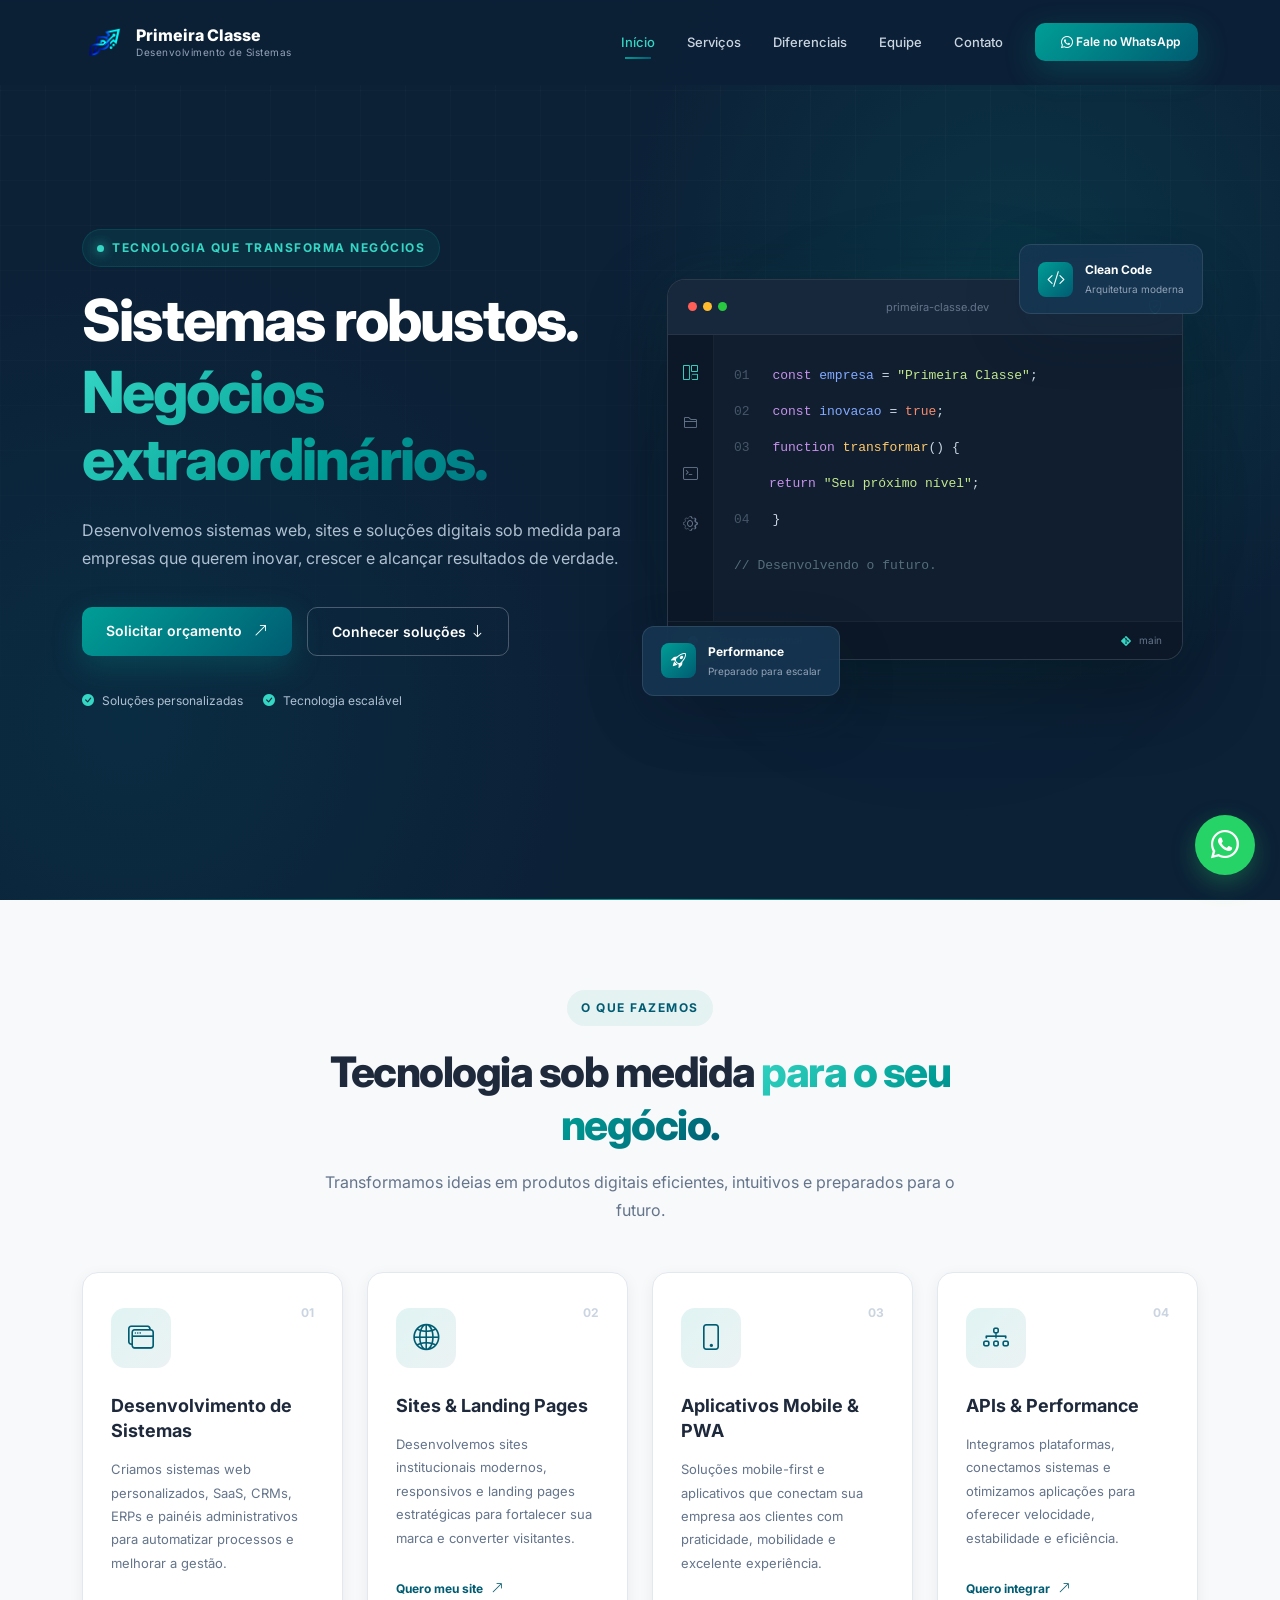
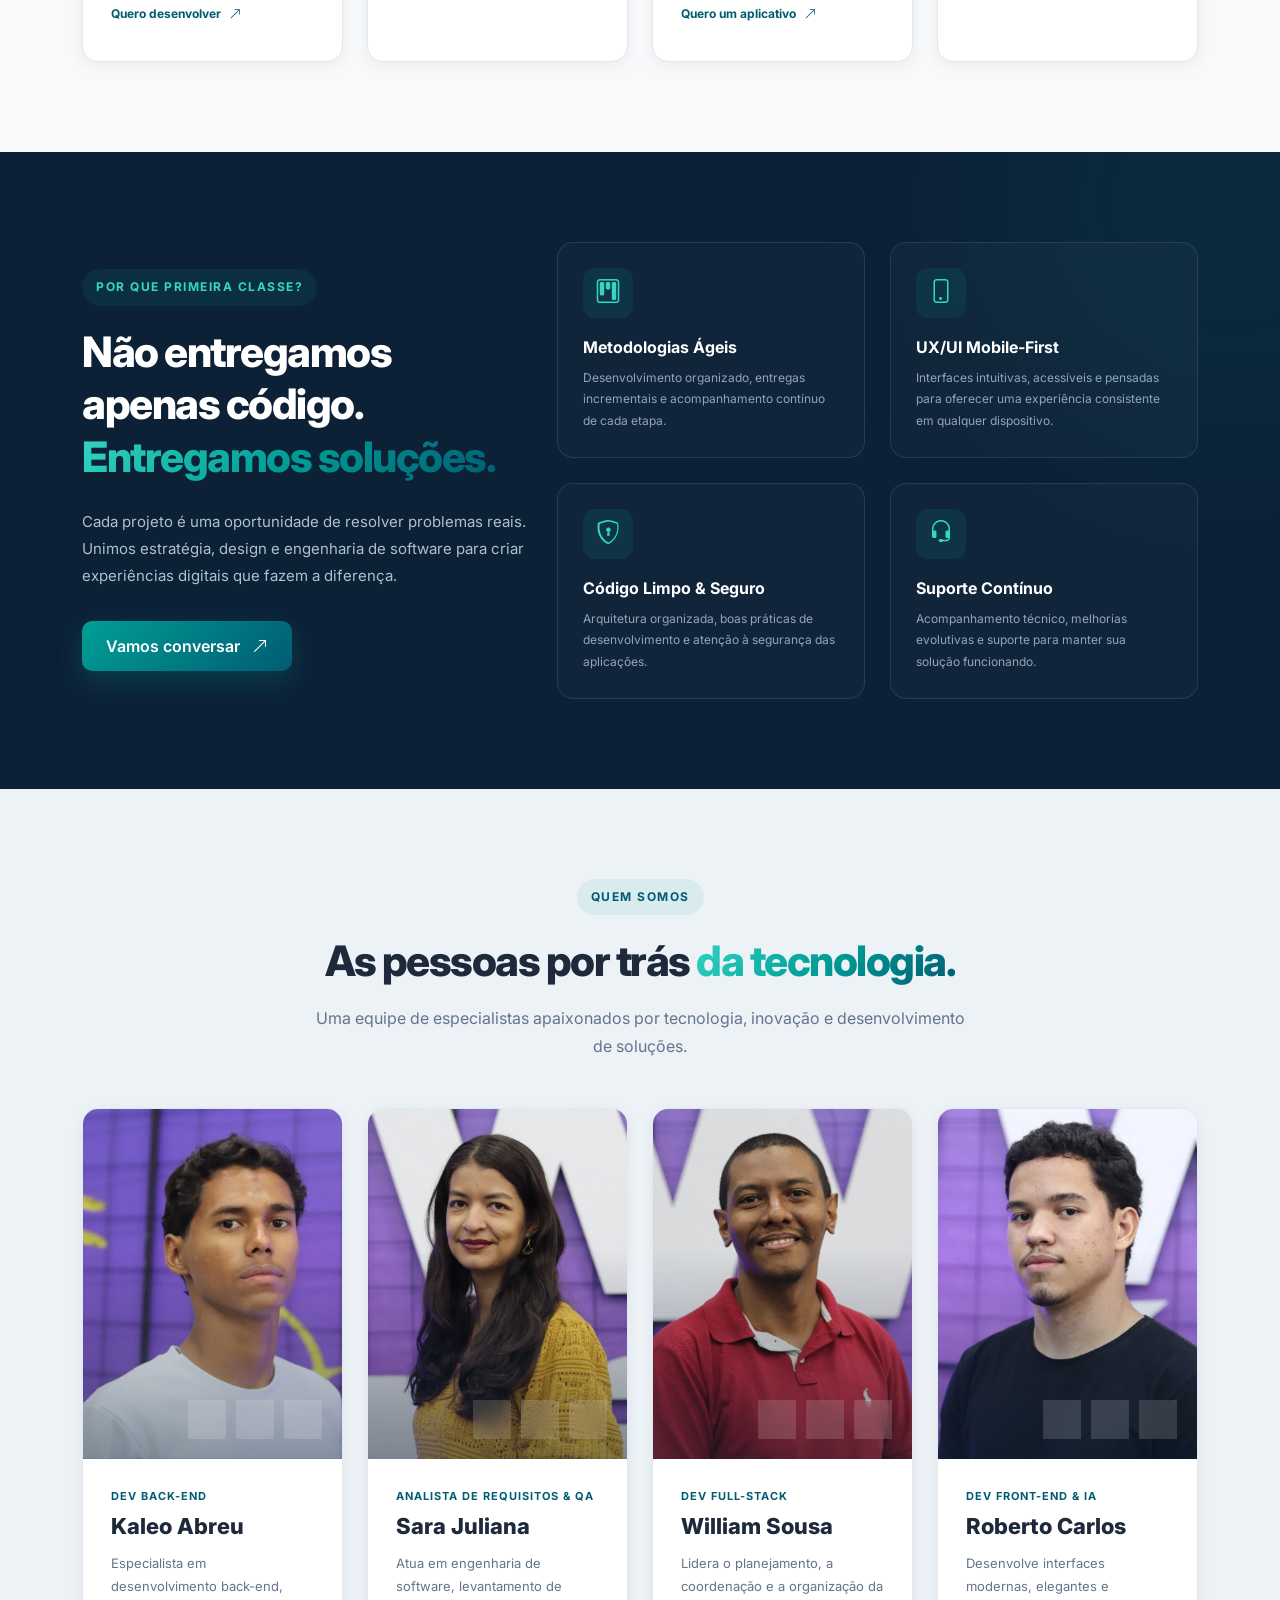
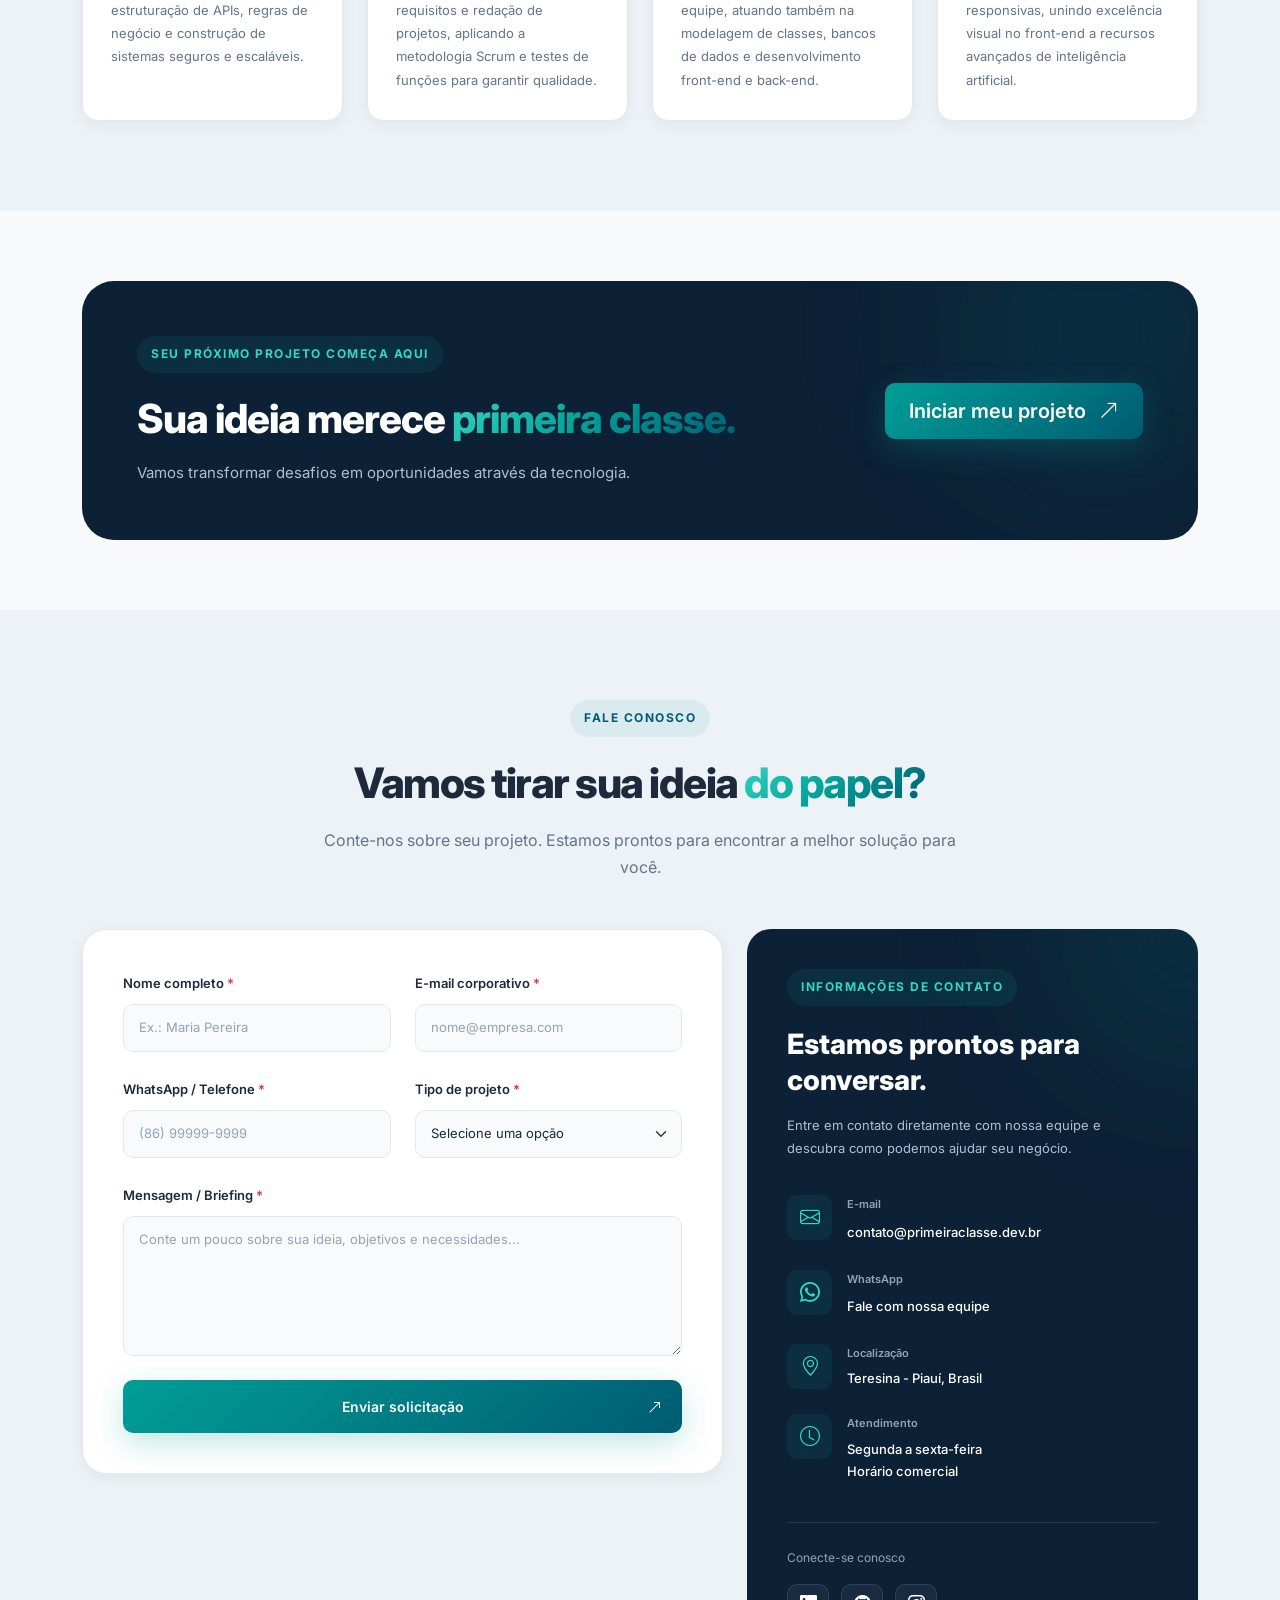
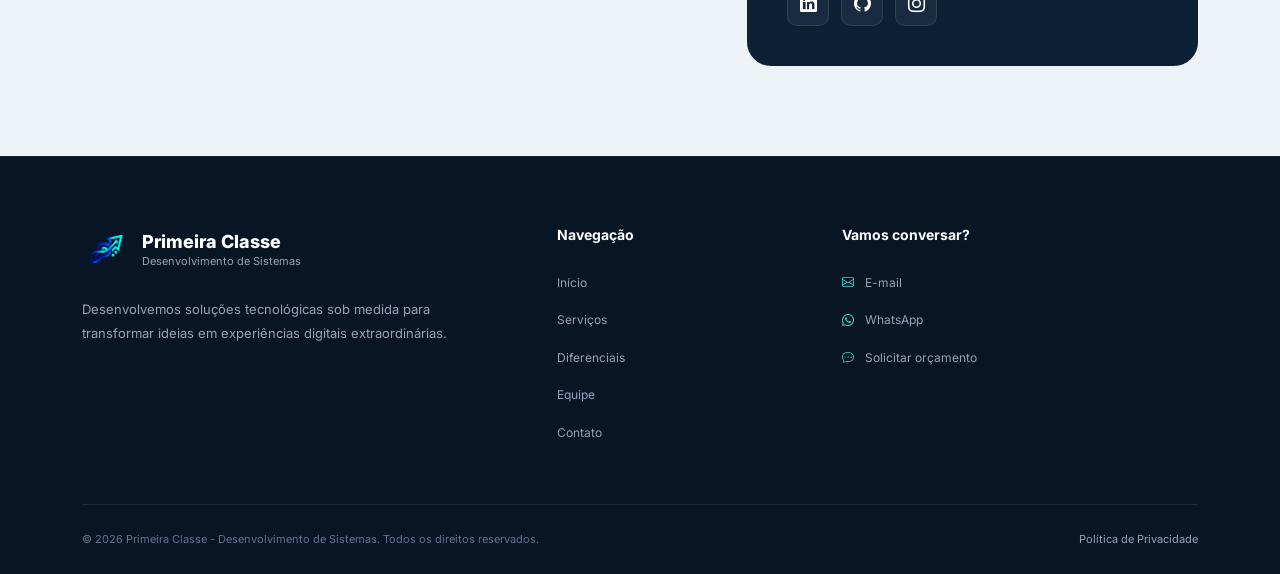
<file: index.html>
<!DOCTYPE html>
<html lang="pt-BR">

<head>
    <script async src="https://www.googletagmanager.com/gtm.js?id=GTM-TLBF3N2T"></script>
<script>
  window.dataLayer = window.dataLayer || [];
  function gtag(){dataLayer.push(arguments);}
  gtag('js', new Date());
</script>
    <meta charset="UTF-8">
    <meta name="viewport" content="width=device-width, initial-scale=1.0">

    <meta name="description"
        content="Primeira Classe - Desenvolvimento de Sistemas. Criamos sistemas web, sites modernos, aplicativos e soluções digitais sob medida para transformar negócios.">

    <meta name="keywords"
        content="desenvolvimento de sistemas, desenvolvimento web, sites, aplicativos, software sob medida, Primeira Classe">

    <meta name="author" content="Primeira Classe - Desenvolvimento de Sistemas">

    <meta name="theme-color" content="#0C2036">

    <!-- Open Graph (Redes Sociais) -->
    <meta property="og:type" content="website">
    <meta property="og:site_name" content="Primeira Classe">
    <meta property="og:title" content="Primeira Classe | Desenvolvimento de Sistemas">
    <meta property="og:description" content="Primeira Classe - Desenvolvimento de Sistemas. Criamos sistemas web, sites, aplicativos e soluções digitais para seu negócio.">
    <meta property="og:image" content="https://raw.githubusercontent.com/willianjonhy05/primeiraclassev2/refs/heads/main/img/banner_primeira_classe.jpg">
    <meta property="og:url" content="https://primeiraclasse.dev.br/">
    <meta property="og:locale" content="pt_BR">    



    <!-- Twitter Meta Tags -->
    <meta name="twitter:card" content="summary_large_image">
    <meta name="twitter:title" content="Primeira Classe | Desenvolvimento de Sistemas">
    <meta name="twitter:description" content="Primeira Classe - Desenvolvimento de Sistemas. Criamos sistemas web, sites, aplicativos e soluções digitais para seu negócio.">
    <meta name="twitter:image" content="https://raw.githubusercontent.com/willianjonhy05/primeiraclassev2/refs/heads/main/img/banner_primeira_classe.jpg">
    <meta property="twitter:domain" content="https://primeiraclasse.dev.br/">
    <meta property="twitter:url" content="https://primeiraclasse.dev.br/">
    <meta name="twitter:site" content="@primeiraclassedev">


    <meta property="og:image:width" content="1200">
    <meta property="og:image:height" content="630">
    <meta property="og:image:type" content="image/jpg">


    <title>Primeira Classe | Desenvolvimento de Sistemas</title>

    <!-- Favicon -->
    
    <link rel="icon" type="image/png" href="img/favicon/primeira_classe32x32.png"/>
    <link rel="apple-touch-icon" href="img/favicon/primeira_classe180x180.png" />
    <link rel="icon" href="img/favicon/primeira_classe32x32.png" />
    <link rel="icon" href="img/favicon/primeira_classe192x192.png" />


    <!-- Google Fonts -->
    <link rel="preconnect" href="https://fonts.googleapis.com">
    <link rel="preconnect" href="https://fonts.gstatic.com" crossorigin>

    <link href="https://fonts.googleapis.com/css2?family=Inter:wght@400;500;600;700;800&display=swap" rel="stylesheet">

    <!-- Bootstrap 5.3 -->
    <link href="https://cdn.jsdelivr.net/npm/bootstrap@5.3.3/dist/css/bootstrap.min.css" rel="stylesheet">

    <!-- Bootstrap Icons -->
    <link href="https://cdn.jsdelivr.net/npm/bootstrap-icons@1.11.3/font/bootstrap-icons.min.css" rel="stylesheet">

    <!-- CSS Customizado -->
    <link rel="stylesheet" href="style.css">

    <!-- Dados Estruturados Schema.org (JSON-LD) -->
<script type="application/ld+json">
{
  "@context": "https://schema.org",
  "@graph": [
    {
      "@type": "Organization",
      "@id": "https://primeiraclasse.dev.br/#organization",
      "name": "Primeira Classe Desenvolvimento de Sistemas",
      "alternateName": "Primeira Classe",
      "url": "https://primeiraclasse.dev.br",
      "logo": {
        "@type": "ImageObject",
        "url": "https://primeiraclasse.dev.br/assets/logo.png"
      },
      "description": "Empresa especializada no desenvolvimento de sistemas online, aplicações web sob medida, APIs e plataformas corporativas de alta performance.",
      "address": {
        "@type": "PostalAddress",
        "addressLocality": "Teresina",
        "addressRegion": "PI",
        "addressCountry": "BR"
      },
      "areaServed": {
        "@type": "Country",
        "name": "Brasil"
      },
      "founder": [
        {
          "@type": "Person",
          "@id": "https://primeiraclasse.dev.br/#johny-william",
          "name": "Johny William Pereira de Sousa",
          "alternateName": ["William Sousa", "Johny William"],
          "jobTitle": "Co-fundador, Jornalista & Desenvolvedor Web",
          "url": "https://primeiraclasse.dev.br",
          "alumniOf": [
            {
              "@type": "CollegeOrUniversity",
              "name": "Universidade Federal do Piauí"
            },
            {
              "@type": "CollegeOrUniversity",
              "name": "Instituto Federal do Piauí"
            }
          ],
          "worksFor": { "@id": "https://primeiraclasse.dev.br/#organization" },
          "sameAs": [
            "https://github.com/willianjonhy05",
            "https://www.instagram.com/euwilliamsousa/",
            "https://www.linkedin.com/in/johny-william-326854116/"
          ]
        },
        {
          "@type": "Person",
          "@id": "https://primeiraclasse.dev.br/#kaleo-cordeiro",
          "name": "Kaleo Cordeiro de Abreu",
          "alternateName": ["Kaleo Cordeiro", "Kaleo Abreu"],
          "jobTitle": "Co-fundador & Desenvolvedor de Sistemas",
          "worksFor": { "@id": "https://primeiraclasse.dev.br/#organization" },
          "sameAs": [
            "https://github.com/Kaleo-Abreu"
          ]
        },
        {
          "@type": "Person",
          "@id": "https://primeiraclasse.dev.br/#roberto-carlos",
          "name": "Roberto Carlos Cavalcante Lima Filho",
          "alternateName": ["Roberto Carlos"],
          "jobTitle": "Co-fundador & Desenvolvedor de Sistemas",
          "worksFor": { "@id": "https://primeiraclasse.dev.br/#organization" },
          "sameAs": [
            "https://github.com/Crvg07"
          ]
        }
      ],
      "member": [
        {
          "@type": "Person",
          "@id": "https://primeiraclasse.dev.br/#sara-juliana",
          "name": "Sara Juliana Lima Ferreira",
          "alternateName": ["Sara Juliana"],
          "jobTitle": "Analista de Requisitos & QA",
          "worksFor": { "@id": "https://primeiraclasse.dev.br/#organization" }
        }
      ],
      "knowsAbout": [
        "Desenvolvimento Web",
        "Sistemas Online Sob Medida",
        "Engenharia de Software",
        "Desenvolvimento de APIs",
        "Aplicações Mobile",
        "Arquitetura de Software"
      ]
    },
    {
      "@type": "WebSite",
      "@id": "https://primeiraclasse.dev.br/#website",
      "url": "https://primeiraclasse.dev.br",
      "name": "Primeira Classe | Sistemas Online de Alta Performance",
      "description": "Desenvolvimento de sistemas online, plataformas corporativas e soluções digitais sob medida.",
      "publisher": {
        "@id": "https://primeiraclasse.dev.br/#organization"
      },
      "inLanguage": "pt-BR"
    },
    {
      "@type": "Service",
      "@id": "https://primeiraclasse.dev.br/#service",
      "serviceType": "Desenvolvimento de Sistemas Web e Software Sob Medida",
      "provider": {
        "@id": "https://primeiraclasse.dev.br/#organization"
      },
      "areaServed": {
        "@type": "Country",
        "name": "Brasil"
      },
      "hasOfferCatalog": {
        "@type": "OfferCatalog",
        "name": "Soluções Digitais Primeira Classe",
        "itemListElement": [
          {
            "@type": "Offer",
            "itemOffered": {
              "@type": "Service",
              "name": "Sistemas Web Customizados"
            }
          },
          {
            "@type": "Offer",
            "itemOffered": {
              "@type": "Service",
              "name": "APIs e Microsserviços"
            }
          },
          {
            "@type": "Offer",
            "itemOffered": {
              "@type": "Service",
              "name": "Plataformas Corporativas e Portais"
            }
          }
        ]
      }
    }
  ]
}
</script>
</head>

<body>

    <!-- =========================
         HEADER / NAVBAR
    ========================== -->
    <header>
        <nav class="navbar navbar-expand-lg fixed-top navbar-custom" id="mainNavbar">
            <div class="container">

                <a class="navbar-brand brand" href="#inicio">
                    <img src="img/Logotipo tecnológico de crescimento azul e teal.png" alt="Primeira Classe"
                        class="brand-logo" onerror="this.style.display='none'">

                    <span class="brand-text">
                        <strong>Primeira Classe</strong>
                        <small>Desenvolvimento de Sistemas</small>
                    </span>
                </a>

                <button class="navbar-toggler custom-toggler" type="button" data-bs-toggle="collapse"
                    data-bs-target="#navbarMenu" aria-controls="navbarMenu" aria-expanded="false"
                    aria-label="Abrir menu de navegação">

                    <i class="bi bi-list"></i>
                </button>

                <div class="collapse navbar-collapse" id="navbarMenu">

                    <ul class="navbar-nav ms-auto align-items-lg-center gap-lg-3">

                        <li class="nav-item">
                            <a class="nav-link active" href="#inicio">Início</a>
                        </li>

                        <li class="nav-item">
                            <a class="nav-link" href="#servicos">Serviços</a>
                        </li>

                        <li class="nav-item">
                            <a class="nav-link" href="#diferenciais">Diferenciais</a>
                        </li>

                        <li class="nav-item">
                            <a class="nav-link" href="#equipe">Equipe</a>
                        </li>

                        <li class="nav-item">
                            <a class="nav-link" href="#contato">Contato</a>
                        </li>

                        <li class="nav-item ms-lg-2">
                            <a href="https://wa.me/5586988978435" class="btn btn-primary-custom btn-navbar"
                                target="_blank" rel="noopener noreferrer">

                                <i class="bi bi-whatsapp"></i>
                                Fale no WhatsApp
                            </a>
                        </li>

                    </ul>

                </div>
            </div>
        </nav>
    </header>


    <main>

        <!-- =========================
             HERO SECTION
        ========================== -->
        <section class="hero-section" id="inicio">

            <div class="hero-background"></div>

            <div class="container position-relative">

                <div class="row align-items-center gy-5">

                    <div class="col-lg-6">

                        <div class="hero-content reveal">

                            <span class="section-tag hero-tag">
                                <span class="tag-dot"></span>
                                Tecnologia que transforma negócios
                            </span>

                            <h1>
                                Sistemas robustos.
                                <span class="gradient-text">
                                    Negócios extraordinários.
                                </span>
                            </h1>

                            <p class="hero-description">
                                Desenvolvemos sistemas web, sites e soluções digitais
                                sob medida para empresas que querem inovar, crescer
                                e alcançar resultados de verdade.
                            </p>

                            <div class="hero-buttons">

                                <a href="#contato" class="btn btn-primary-custom btn-lg">

                                    Solicitar orçamento
                                    <i class="bi bi-arrow-up-right"></i>
                                </a>

                                <a href="#servicos" class="btn btn-outline-light-custom btn-lg">

                                    Conhecer soluções
                                    <i class="bi bi-arrow-down"></i>
                                </a>

                            </div>

                            <div class="hero-trust">

                                <div class="trust-item">
                                    <i class="bi bi-check-circle-fill"></i>
                                    Soluções personalizadas
                                </div>

                                <div class="trust-item">
                                    <i class="bi bi-check-circle-fill"></i>
                                    Tecnologia escalável
                                </div>

                            </div>

                        </div>
                    </div>


                    <!-- Mockup tecnológico -->
                                    <div class="col-lg-6">
                    <div class="hero-visual reveal">
                        <div class="floating-badge badge-top">
                            <i class="bi bi-code-slash"></i>
                            <div>
                                <strong>Clean Code</strong>
                                <small>Arquitetura moderna</small>
                            </div>
                        </div>

                        <div class="code-window" id="tilt-window">
                            <div class="window-header">
                                <div class="window-dots">
                                    <span></span>
                                    <span></span>
                                    <span></span>
                                </div>
                                <span class="window-title">
                                    primeira-classe.dev
                                </span>
                                <i class="bi bi-shield-check"></i>
                            </div>

                            <div class="code-content">
                                <div class="code-sidebar">
                                    <i class="bi bi-grid-1x2"></i>
                                    <i class="bi bi-folder2"></i>
                                    <i class="bi bi-terminal"></i>
                                    <i class="bi bi-gear"></i>
                                </div>

                                <div class="code-editor">
                                    <div class="code-line">
                                        <span class="line-number">01</span>
                                        <span class="code-purple">const</span>
                                        <span class="code-blue"> empresa</span> =
                                        <span class="code-green"> "Primeira Classe"</span>;
                                    </div>
                                    <div class="code-line">
                                        <span class="line-number">02</span>
                                        <span class="code-purple">const</span>
                                        <span class="code-blue"> inovacao</span> =
                                        <span class="code-orange"> true</span>;
                                    </div>
                                    <div class="code-line">
                                        <span class="line-number">03</span>
                                        <span class="code-purple">function</span>
                                        <span class="code-yellow"> transformar</span>() {
                                    </div>
                                    <div class="code-line indent">
                                        <span class="code-purple">return</span>
                                        <span class="code-green"> "Seu próximo nível"</span>;
                                    </div>
                                    <div class="code-line">
                                        <span class="line-number">04</span>
                                        }
                                    </div>
                                    <div class="code-line mt-4">
                                        <span class="code-comment">
                                            // Desenvolvendo o futuro.
                                        </span>
                                    </div>
                                </div>
                            </div>

                            <div class="window-footer">
                                <span>
                                    <i class="bi bi-circle-fill"></i>
                                    Sistema operacional
                                </span>
                                <span>
                                    <i class="bi bi-git"></i>
                                    main
                                </span>
                            </div>
                        </div>

                        <div class="floating-badge badge-bottom">
                            <div class="badge-icon">
                                <i class="bi bi-rocket-takeoff"></i>
                            </div>
                            <div>
                                <strong>Performance</strong>
                                <small>Preparado para escalar</small>
                            </div>
                        </div>

                        <div class="visual-glow"></div>
                    </div>
                </div>

                </div>
            </div>

            <div class="hero-bottom-line"></div>

        </section>


        <!-- =========================
             SERVIÇOS
        ========================== -->
        <section class="services-section section-padding" id="servicos">

            <div class="container">

                <div class="section-header text-center reveal">

                    <span class="section-tag">
                        O que fazemos
                    </span>

                    <h2>
                        Tecnologia sob medida
                        <span class="gradient-text-light">
                            para o seu negócio.
                        </span>
                    </h2>

                    <p>
                        Transformamos ideias em produtos digitais eficientes,
                        intuitivos e preparados para o futuro.
                    </p>

                </div>

                <div class="row g-4 mt-4">

                    <!-- Serviço 1 -->
                    <div class="col-md-6 col-xl-3">

                        <article class="service-card reveal">

                            <div class="service-icon">
                                <i class="bi bi-window-stack"></i>
                            </div>

                            <span class="service-number">01</span>

                            <h3>Desenvolvimento de Sistemas</h3>

                            <p>
                                Criamos sistemas web personalizados, SaaS, CRMs,
                                ERPs e painéis administrativos para automatizar
                                processos e melhorar a gestão.
                            </p>

                            <a href="#contato" class="service-link">
                                Quero desenvolver
                                <i class="bi bi-arrow-up-right"></i>
                            </a>

                        </article>
                    </div>


                    <!-- Serviço 2 -->
                    <div class="col-md-6 col-xl-3">

                        <article class="service-card reveal">

                            <div class="service-icon">
                                <i class="bi bi-globe2"></i>
                            </div>

                            <span class="service-number">02</span>

                            <h3>Sites & Landing Pages</h3>

                            <p>
                                Desenvolvemos sites institucionais modernos,
                                responsivos e landing pages estratégicas
                                para fortalecer sua marca e converter visitantes.
                            </p>

                            <a href="#contato" class="service-link">
                                Quero meu site
                                <i class="bi bi-arrow-up-right"></i>
                            </a>

                        </article>
                    </div>


                    <!-- Serviço 3 -->
                    <div class="col-md-6 col-xl-3">

                        <article class="service-card reveal">

                            <div class="service-icon">
                                <i class="bi bi-phone"></i>
                            </div>

                            <span class="service-number">03</span>

                            <h3>Aplicativos Mobile & PWA</h3>

                            <p>
                                Soluções mobile-first e aplicativos que conectam
                                sua empresa aos clientes com praticidade,
                                mobilidade e excelente experiência.
                            </p>

                            <a href="#contato" class="service-link">
                                Quero um aplicativo
                                <i class="bi bi-arrow-up-right"></i>
                            </a>

                        </article>
                    </div>


                    <!-- Serviço 4 -->
                    <div class="col-md-6 col-xl-3">

                        <article class="service-card reveal">

                            <div class="service-icon">
                                <i class="bi bi-diagram-3"></i>
                            </div>

                            <span class="service-number">04</span>

                            <h3>APIs & Performance</h3>

                            <p>
                                Integramos plataformas, conectamos sistemas
                                e otimizamos aplicações para oferecer
                                velocidade, estabilidade e eficiência.
                            </p>

                            <a href="#contato" class="service-link">
                                Quero integrar
                                <i class="bi bi-arrow-up-right"></i>
                            </a>

                        </article>
                    </div>

                </div>

            </div>

        </section>


        <!-- =========================
             DIFERENCIAIS
        ========================== -->
        <section class="differentials-section section-padding" id="diferenciais">

            <div class="container">

                <div class="row align-items-center gy-5">

                    <div class="col-lg-5">

                        <div class="differentials-content reveal">

                            <span class="section-tag">
                                Por que Primeira Classe?
                            </span>

                            <h2>
                                Não entregamos apenas código.
                                <span class="gradient-text-light">
                                    Entregamos soluções.
                                </span>
                            </h2>

                            <p>
                                Cada projeto é uma oportunidade de resolver
                                problemas reais. Unimos estratégia, design
                                e engenharia de software para criar experiências
                                digitais que fazem a diferença.
                            </p>

                            <a href="#contato" class="btn btn-primary-custom mt-3">

                                Vamos conversar
                                <i class="bi bi-arrow-up-right"></i>

                            </a>

                        </div>

                    </div>


                    <div class="col-lg-7">

                        <div class="differentials-grid">

                            <article class="differential-item reveal">

                                <div class="differential-icon">
                                    <i class="bi bi-kanban"></i>
                                </div>

                                <div>
                                    <h3>Metodologias Ágeis</h3>

                                    <p>
                                        Desenvolvimento organizado, entregas
                                        incrementais e acompanhamento contínuo
                                        de cada etapa.
                                    </p>
                                </div>

                            </article>


                            <article class="differential-item reveal">

                                <div class="differential-icon">
                                    <i class="bi bi-phone"></i>
                                </div>

                                <div>
                                    <h3>UX/UI Mobile-First</h3>

                                    <p>
                                        Interfaces intuitivas, acessíveis e
                                        pensadas para oferecer uma experiência
                                        consistente em qualquer dispositivo.
                                    </p>
                                </div>

                            </article>


                            <article class="differential-item reveal">

                                <div class="differential-icon">
                                    <i class="bi bi-shield-lock"></i>
                                </div>

                                <div>
                                    <h3>Código Limpo & Seguro</h3>

                                    <p>
                                        Arquitetura organizada, boas práticas
                                        de desenvolvimento e atenção à
                                        segurança das aplicações.
                                    </p>
                                </div>

                            </article>


                            <article class="differential-item reveal">

                                <div class="differential-icon">
                                    <i class="bi bi-headset"></i>
                                </div>

                                <div>
                                    <h3>Suporte Contínuo</h3>

                                    <p>
                                        Acompanhamento técnico, melhorias
                                        evolutivas e suporte para manter
                                        sua solução funcionando.
                                    </p>
                                </div>

                            </article>

                        </div>

                    </div>

                </div>

            </div>

        </section>


        <!-- =========================
             EQUIPE
        ========================== -->
        <section class="team-section section-padding" id="equipe">

            <div class="container">

                <div class="section-header text-center reveal">

                    <span class="section-tag">
                        Quem somos
                    </span>

                    <h2>
                        As pessoas por trás
                        <span class="gradient-text-light">
                            da tecnologia.
                        </span>
                    </h2>

                    <p>
                        Uma equipe de especialistas apaixonados por
                        tecnologia, inovação e desenvolvimento de soluções.
                    </p>

                </div>


                <div class="row g-4 mt-4">

                    <!-- Kaleo Abreu -->
                    <div class="col-md-6 col-lg-3">

                        <article class="team-card reveal">

                            <div class="team-image-wrapper">

                                <img src="img/time/foto_kaleo_abreu.webp" alt="Foto de Kaleo Abreu" class="team-image"
                                    loading="lazy">

                                <div class="team-image-overlay"></div>

                                <div class="team-social">

                                     <a href="https://www.instagram.com/kaleoa_breu/" target="_blank" rel="noopener noreferrer"
                                        aria-label="Instagram de Kaleo Abreu">

                                        <i class="bi bi-instagram"></i>
                                    </a>

                                    <a href="https://github.com/Kaleo-Abreu" target="_blank" rel="noopener noreferrer"
                                        aria-label="GitHub de Kaleo Abreu">

                                        <i class="bi bi-github"></i>
                                    </a>

                                    <a href="https://www.linkedin.com/in/kaleo-abreu/" target="_blank"
                                        rel="noopener noreferrer" aria-label="LinkedIn de Kaleo Abreu">

                                        <i class="bi bi-linkedin"></i>
                                    </a>

                                </div>

                            </div>

                            <div class="team-info" id="kaleo-cordeiro">

                           <span class="team-role">
                                    Dev Back-End
                                </span>

                                <h3>Kaleo Abreu</h3>

                                <p>
                                    Especialista em desenvolvimento back-end, estruturação de APIs, regras
                                    de negócio e construção de sistemas seguros e escaláveis.
                                </p>
                            </div>

                        </article>

                    </div>

                      <!-- Sara Juliana -->
                    <div class="col-md-6 col-lg-3">

                        <article class="team-card reveal">

                            <div class="team-image-wrapper">

                                <img src="img/time/foto_sara_juliana.webp" alt="Foto de Sara Juliana" class="team-image"
                                    loading="lazy">

                                <div class="team-image-overlay"></div>

                                <div class="team-social">
                                    <a href="https://www.instagram.com/sarajulianalf/" target="_blank" rel="noopener noreferrer"
                                        aria-label="Instagram de Sara Juliana">

                                        <i class="bi bi-instagram"></i>
                                    </a>

                                    <a href="#" target="_blank" rel="noopener noreferrer"
                                        aria-label="GitHub de Sara Juliana">

                                        <i class="bi bi-github"></i>
                                    </a>

                                    <a href="#" target="_blank"
                                        rel="noopener noreferrer" aria-label="LinkedIn de Sara Juliana">

                                        <i class="bi bi-linkedin"></i>
                                    </a>

                                </div>

                            </div>

                            <div class="team-info" id="sara-juliana">

                         <span class="team-role">
                                Analista de Requisitos &amp; QA
                            </span>

                            <h3>Sara Juliana</h3>

                            <p>
                                Atua em engenharia de software, levantamento de requisitos e redação
                                de projetos, aplicando a metodologia Scrum e testes de funções para
                                garantir qualidade.
                            </p>

                        </article>

                    </div>


                    <!-- William Sousa -->
                    <div class="col-md-6 col-lg-3">

                        <article class="team-card reveal">

                            <div class="team-image-wrapper">

                                <img src="img/time/foto_william_sousa.webp" alt="Foto de William Sousa" class="team-image"
                                    loading="lazy">

                                <div class="team-image-overlay"></div>

                                <div class="team-social">
                                    <a href="https://www.instagram.com/euwilliamsousa/" target="_blank" rel="noopener noreferrer"
                                        aria-label="Instagram de William Sousa">

                                        <i class="bi bi-instagram"></i>
                                    </a>

                                    <a href="https://github.com/willianjonhy05" target="_blank"
                                        rel="noopener noreferrer" aria-label="GitHub de William Sousa">

                                        <i class="bi bi-github"></i>
                                    </a>

                                    <a href="https://www.linkedin.com/in/johny-william-326854116/" target="_blank"
                                        rel="noopener noreferrer" aria-label="LinkedIn de William Sousa">

                                        <i class="bi bi-linkedin"></i>
                                    </a>

                                </div>

                            </div>

                        <div class="team-info" id="johny-william">
                            <span class="team-role">
                                Dev Full-Stack
                            </span>

                            <h3>William Sousa</h3>

                            <p>
                                Lidera o planejamento, a coordenação e a organização da equipe, atuando
                                também na modelagem de classes, bancos de dados e desenvolvimento
                                front-end e back-end.
                            </p>
                        </div>
                        </article>

                    </div>


                    <!-- Roberto Carlos -->
                    <div class="col-md-6 col-lg-3">

                        <article class="team-card reveal">

                            <div class="team-image-wrapper">

                                <img src="img/time/foto_roberto_carlos.webp"
                                    alt="Foto de Roberto Carlos" class="team-image" loading="lazy">

                                <div class="team-image-overlay"></div>

                                <div class="team-social">
                                    <a href="https://www.instagram.com/rcarlos7__/" target="_blank" rel="noopener noreferrer"
                                        aria-label="Instagram de Roberto Carlos">

                                        <i class="bi bi-instagram"></i>
                                    </a>

                                    <a href="https://github.com/Crvg07" target="_blank" rel="noopener noreferrer"
                                        aria-label="GitHub de Roberto Carlos">

                                        <i class="bi bi-github"></i>
                                    </a>

                                    <a href="https://www.linkedin.com/in/roberto-carlos-14a9363b0" target="_blank" rel="noopener noreferrer"
                                        aria-label="LinkedIn de Roberto Carlos">

                                        <i class="bi bi-linkedin"></i>
                                    </a>

                                </div>

                            </div>

                            <div class="team-info" id="roberto-carlos">
                                <span class="team-role">
                                    Dev Front-End &amp; IA
                                </span>

                                <h3>Roberto Carlos</h3>

                                <p>
                                    Desenvolve interfaces modernas, elegantes e responsivas, unindo
                                    excelência visual no front-end a recursos avançados de
                                    inteligência artificial.
                                </p>
                            </div>

                        </article>

                    </div>

                </div>

            </div>

        </section>


        <!-- =========================
             CTA INTERMEDIÁRIO
        ========================== -->
        <section class="cta-section">

            <div class="container">

                <div class="cta-box reveal">

                    <div class="cta-content">

                        <span class="section-tag cta-tag">
                            Seu próximo projeto começa aqui
                        </span>

                        <h2>
                            Sua ideia merece
                            <span class="gradient-text">
                                primeira classe.
                            </span>
                        </h2>

                        <p>
                            Vamos transformar desafios em oportunidades
                            através da tecnologia.
                        </p>

                    </div>

                    <a href="#contato" class="btn btn-primary-custom btn-lg">

                        Iniciar meu projeto
                        <i class="bi bi-arrow-up-right"></i>

                    </a>

                </div>

            </div>

        </section>


        <!-- =========================
             CONTATO
        ========================== -->
        <section class="contact-section section-padding" id="contato">

            <div class="container">

                <div class="section-header text-center reveal">

                    <span class="section-tag">
                        Fale conosco
                    </span>

                    <h2>
                        Vamos tirar sua ideia
                        <span class="gradient-text-light">
                            do papel?
                        </span>
                    </h2>

                    <p>
                        Conte-nos sobre seu projeto. Estamos prontos
                        para encontrar a melhor solução para você.
                    </p>

                </div>


                <div class="row g-4 mt-4">

                    <!-- Formulário -->
                    <div class="col-lg-7">
                        <div class="contact-form-card reveal">

                            <form action="https://formsubmit.co/ajax/primeiraclassedev@gmail.com" method="POST"
                                id="contactForm" novalidate>
                                <!-- Configurações do FormSubmit -->
                                <input type="hidden" name="_captcha" value="false">
                                <input type="hidden" name="_template" value="table">
                                <input type="hidden" name="_subject"
                                    value="Nova mensagem pelo site da Primeira Classe - Desenvolvimento de Sistemas">

                                <!-- Honeypot anti-spam (deve ser text invisível, não hidden) -->
                                <input type="text" name="_honey" style="display:none" tabindex="-1" autocomplete="off">

                                <div class="row g-4">
                                    <div class="col-md-6">
                                        <label for="nome" class="form-label">
                                            Nome completo <span class="text-danger">*</span>
                                        </label>
                                        <input type="text" class="form-control" id="nome" name="nome"
                                            placeholder="Ex.: Maria Pereira" autocomplete="name" required>
                                        <div class="invalid-feedback">
                                            Informe seu nome completo.
                                        </div>
                                    </div>

                                    <div class="col-md-6">
                                        <label for="email" class="form-label">
                                            E-mail corporativo <span class="text-danger">*</span>
                                        </label>
                                        <input type="email" class="form-control" id="email" name="email"
                                            placeholder="nome@empresa.com" autocomplete="email" required>
                                        <div class="invalid-feedback">
                                            Informe um e-mail válido.
                                        </div>
                                    </div>

                                    <div class="col-md-6">
                                        <label for="telefone" class="form-label">
                                            WhatsApp / Telefone <span class="text-danger">*</span>
                                        </label>
                                        <input type="tel" class="form-control" id="telefone" name="telefone"
                                            placeholder="(86) 99999-9999" autocomplete="tel" maxlength="15" required>
                                        <div class="invalid-feedback">
                                            Informe um telefone válido.
                                        </div>
                                    </div>

                                    <div class="col-md-6">
                                        <label for="projeto" class="form-label">
                                            Tipo de projeto <span class="text-danger">*</span>
                                        </label>
                                        <select class="form-select" id="projeto" name="projeto" required>
                                            <option value="" selected disabled>Selecione uma opção</option>
                                            <option value="Sistema Web">Sistema Web</option>
                                            <option value="Site Institucional">Site Institucional</option>
                                            <option value="Landing Page">Landing Page</option>
                                            <option value="Aplicativo Mobile">Aplicativo Mobile</option>
                                            <option value="API e Integrações">API e Integrações</option>
                                            <option value="Consultoria">Consultoria</option>
                                            <option value="Outro">Outro</option>
                                        </select>
                                        <div class="invalid-feedback">
                                            Selecione o tipo de projeto.
                                        </div>
                                    </div>

                                    <div class="col-12">
                                        <label for="mensagem" class="form-label">
                                            Mensagem / Briefing <span class="text-danger">*</span>
                                        </label>
                                        <textarea class="form-control" id="mensagem" name="mensagem" rows="5"
                                            placeholder="Conte um pouco sobre sua ideia, objetivos e necessidades..."
                                            required></textarea>
                                        <div class="invalid-feedback">
                                            Descreva brevemente seu projeto.
                                        </div>
                                    </div>

                                    <div class="col-12">
                                        <button type="submit" class="btn btn-primary-custom btn-submit w-100"
                                            id="submitButton">
                                            <span class="button-text">Enviar solicitação</span>
                                            <span class="button-loading d-none">
                                                <span class="spinner-border spinner-border-sm" role="status"
                                                    aria-hidden="true"></span>
                                                Enviando...
                                            </span>
                                            <i class="bi bi-arrow-up-right button-icon ms-2"></i>
                                        </button>
                                    </div>
                                </div>
                            </form>

                            <!-- Mensagens de retorno -->
                            <div class="alert alert-success mt-4 d-none" id="successMessage" role="alert">
                                <i class="bi bi-check-circle-fill me-2"></i>
                                Solicitação enviada com sucesso! Em breve entraremos em contato.
                            </div>

                            <div class="alert alert-danger mt-4 d-none" id="errorMessage" role="alert">
                                <i class="bi bi-exclamation-triangle-fill me-2"></i>
                                Ocorreu um erro ao enviar a mensagem. Tente novamente em instantes.
                            </div>

                        </div>
                    </div>

                    <!-- Informações de contato -->
                    <div class="col-lg-5">

                        <aside class="contact-info-card reveal">

                            <span class="section-tag contact-tag">
                                Informações de contato
                            </span>

                            <h3>
                                Estamos prontos para conversar.
                            </h3>

                            <p>
                                Entre em contato diretamente com nossa equipe
                                e descubra como podemos ajudar seu negócio.
                            </p>


                            <div class="contact-info-list">

                                <div class="contact-info-item">

                                    <div class="contact-info-icon">
                                        <i class="bi bi-envelope"></i>
                                    </div>

                                    <div>
                                        <span>E-mail</span>

                                        <a href="mailto:contato@primeiraclasse.dev.br">
                                            contato@primeiraclasse.dev.br
                                        </a>
                                    </div>

                                </div>


                                <div class="contact-info-item">

                                    <div class="contact-info-icon">
                                        <i class="bi bi-whatsapp"></i>
                                    </div>

                                    <div>
                                        <span>WhatsApp</span>

                                        <a href="https://wa.me/5586988978435" target="_blank" rel="noopener noreferrer">

                                            Fale com nossa equipe
                                        </a>
                                    </div>

                                </div>


                                <div class="contact-info-item">

                                    <div class="contact-info-icon">
                                        <i class="bi bi-geo-alt"></i>
                                    </div>

                                    <div>
                                        <span>Localização</span>

                                        <p>
                                            Teresina - Piauí, Brasil
                                        </p>
                                    </div>

                                </div>


                                <div class="contact-info-item">

                                    <div class="contact-info-icon">
                                        <i class="bi bi-clock"></i>
                                    </div>

                                    <div>
                                        <span>Atendimento</span>

                                        <p>
                                            Segunda a sexta-feira
                                            <br>
                                            Horário comercial
                                        </p>
                                    </div>

                                </div>

                            </div>


                            <div class="contact-social">

                                <span>Conecte-se conosco</span>

                                <div class="social-links">

                                    <a href="https://linkedin.com/" target="_blank" rel="noopener noreferrer"
                                        aria-label="LinkedIn da Primeira Classe">

                                        <i class="bi bi-linkedin"></i>
                                    </a>

                                    <a href="https://github.com/primeiraclassedev" target="_blank" rel="noopener noreferrer"
                                        aria-label="GitHub da Primeira Classe">

                                        <i class="bi bi-github"></i>
                                    </a>

                                    <a href="https://instagram.com/primeiraclassedev" target="_blank" rel="noopener noreferrer"
                                        aria-label="Instagram da Primeira Classe">

                                        <i class="bi bi-instagram"></i>
                                    </a>

                                </div>

                            </div>

                        </aside>

                    </div>

                </div>

            </div>

        </section>

    </main>


    <!-- =========================
         FOOTER
    ========================== -->
    <footer class="footer-section">

        <div class="container">

            <div class="row gy-5">

                <div class="col-lg-5">

                    <a href="#inicio" class="footer-brand">

                        <img src="img/Logotipo tecnológico de crescimento azul e teal.png" alt="Primeira Classe"
                            class="footer-logo brand-logo" onerror="this.style.display='none'">

                        <div>
                            <strong>Primeira Classe</strong>
                            <span>Desenvolvimento de Sistemas</span>
                        </div>

                    </a>

                    <p class="footer-description">

                        Desenvolvemos soluções tecnológicas sob medida
                        para transformar ideias em experiências digitais
                        extraordinárias.

                    </p>

                </div>


                <div class="col-6 col-lg-3">

                    <h4 class="footer-title">
                        Navegação
                    </h4>

                    <ul class="footer-links">

                        <li>
                            <a href="#inicio">Início</a>
                        </li>

                        <li>
                            <a href="#servicos">Serviços</a>
                        </li>

                        <li>
                            <a href="#diferenciais">Diferenciais</a>
                        </li>

                        <li>
                            <a href="#equipe">Equipe</a>
                        </li>

                        <li>
                            <a href="#contato">Contato</a>
                        </li>

                    </ul>

                </div>


                <div class="col-6 col-lg-4">

                    <h4 class="footer-title">
                        Vamos conversar?
                    </h4>

                    <ul class="footer-links">

                        <li>
                            <a href="mailto:contato@primeiraclasse.dev.br">
                                <i class="bi bi-envelope me-2"></i>
                                E-mail
                            </a>
                        </li>

                        <li>
                            <a href="https://wa.me/5586988978435" target="_blank" rel="noopener noreferrer">

                                <i class="bi bi-whatsapp me-2"></i>
                                WhatsApp
                            </a>
                        </li>

                        <li>
                            <a href="#contato">
                                <i class="bi bi-chat-dots me-2"></i>
                                Solicitar orçamento
                            </a>
                        </li>

                    </ul>

                </div>

            </div>


            <div class="footer-bottom">

                <p>
                    © 2026 Primeira Classe - Desenvolvimento de Sistemas.
                    Todos os direitos reservados.
                </p>

                <a href="#" class="privacy-link">

                    Política de Privacidade
                </a>

            </div>

        </div>

    </footer>


    <!-- Botão flutuante WhatsApp -->
    <a href="https://wa.me/5586988978435" class="whatsapp-float" target="_blank" rel="noopener noreferrer"
        aria-label="Fale conosco pelo WhatsApp">

        <i class="bi bi-whatsapp"></i>

    </a>


    <!-- Bootstrap JS -->
    <script src="https://cdn.jsdelivr.net/npm/bootstrap@5.3.3/dist/js/bootstrap.bundle.min.js"></script>

    <!-- JavaScript Customizado -->
    <script src="script.js"></script>

</body>

</html>
</file>
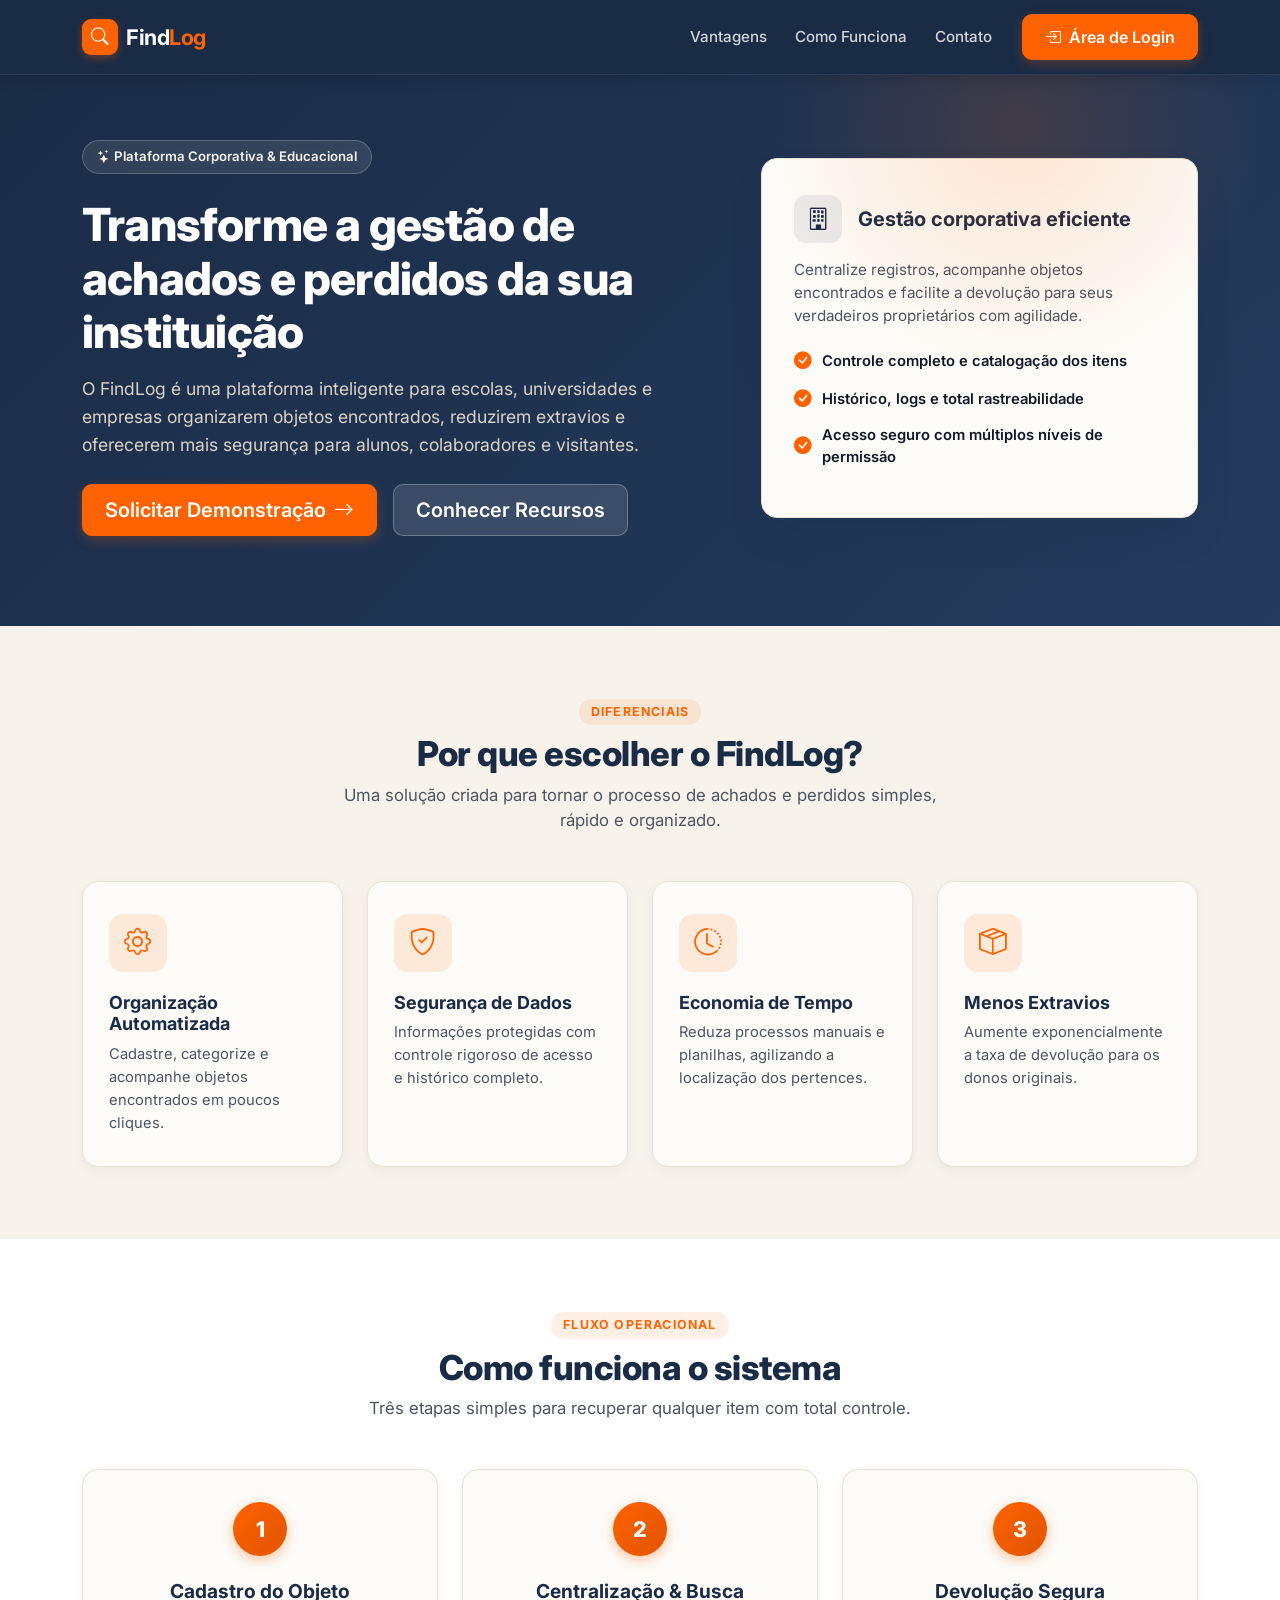
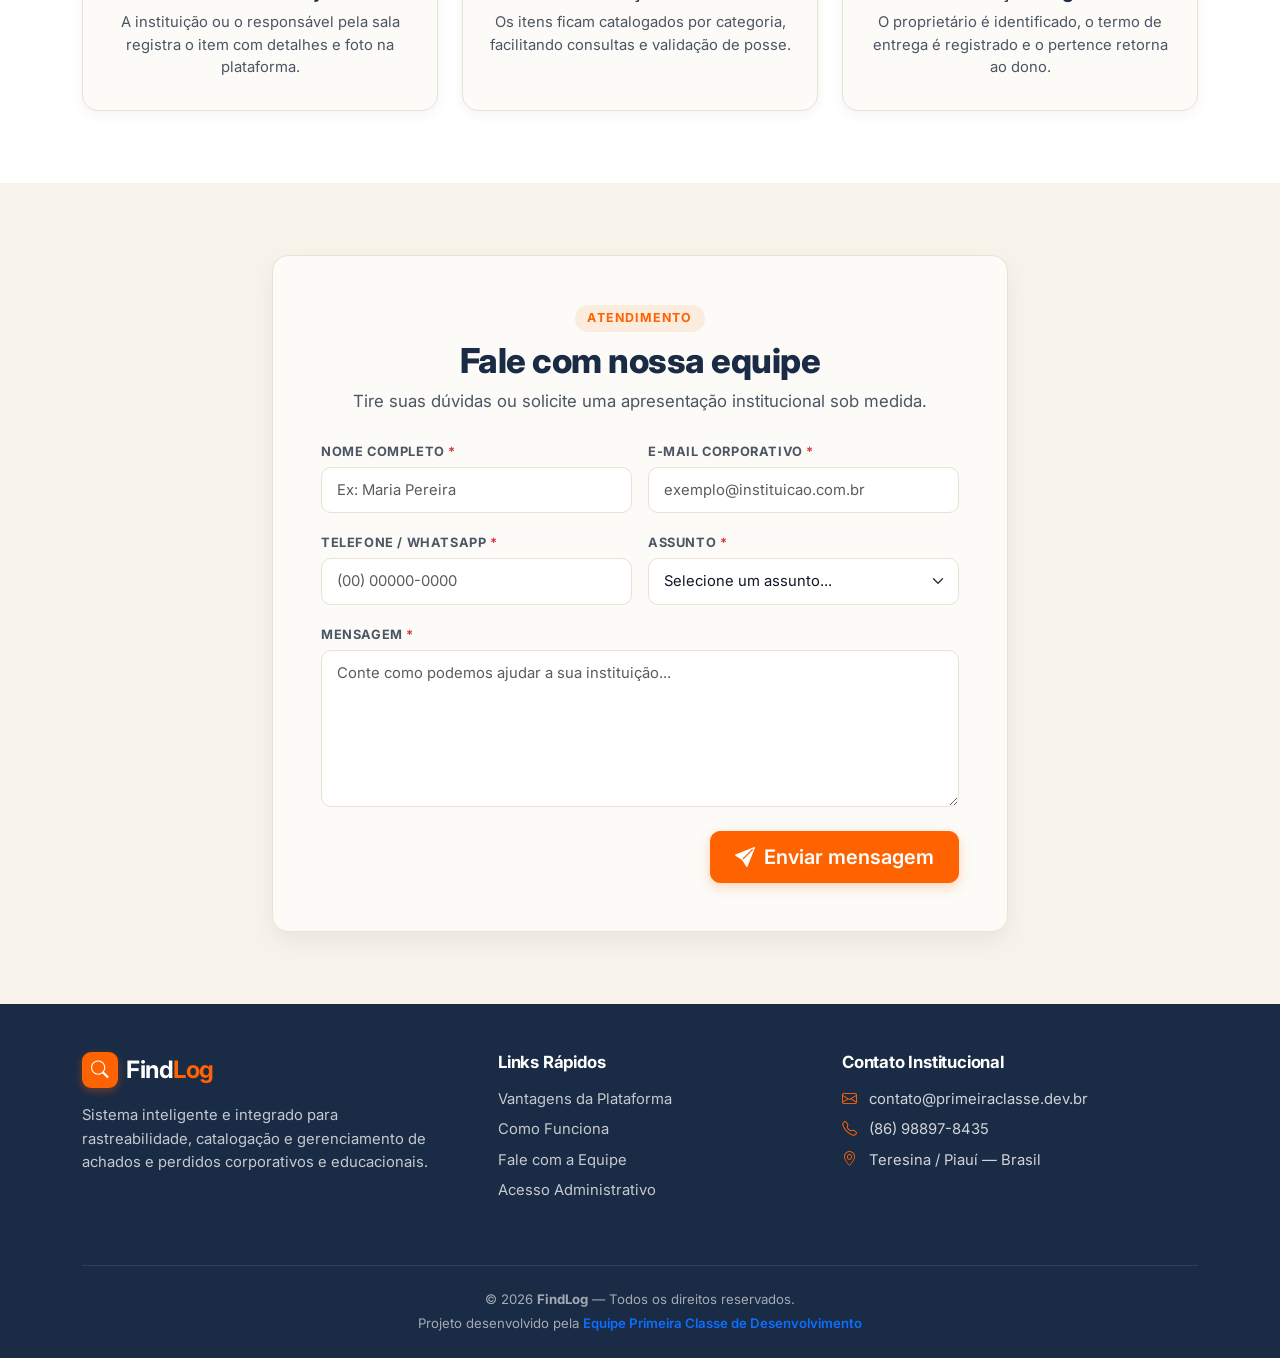
<file: findlog/index.html>
<!DOCTYPE html>
<html lang="pt-BR">

<head>
    <meta charset="UTF-8">
    <meta name="viewport" content="width=device-width, initial-scale=1.0">
    <title>FindLog | Gestão Inteligente de Achados e Perdidos</title>

    <!-- Meta Description -->
    <meta name="description"
        content="FindLog: sistema inteligente para cadastro, busca e gerenciamento de achados e perdidos. Localize seus pertences ou registre itens encontrados com rapidez.">

    <!-- Meta Keywords -->
    <meta name="keywords"
        content="FindLog, achados e perdidos, sistema de achados e perdidos, objetos perdidos, cadastrar item perdido, recuperar pertences, gestao de achados e perdidos, localizar documentos">

    <meta name="author" content="Primeira Classe Team Dev">
    <meta name="theme-color" content="#1A2B45">

    <!-- Favicons -->
    <link rel="icon" type="image/png" href="img/findlog_32x32.jpg">
    <link rel="apple-touch-icon" href="img/findlog_180x180.jpg" />
    <link rel="icon" href="img/findlog_32x32.jpg" sizes="32x32" />
    <link rel="icon" href="img/findlog_192x192.jpg" sizes="192x192" />

    <!-- Open Graph (Redes Sociais) -->
    <meta property="og:type" content="website">
    <meta property="og:site_name" content="FindLog">
    <meta property="og:title" content="FindLog - Gerenciamento de Achados e Perdidos">
    <meta property="og:description"
        content="Sistema para gerenciamento de objetos achados e perdidos; facilitando a devolução dos itens a seus proprietários.">
    <meta property="og:image"
        content="https://github.com/willianjonhy05/FindLogV2/blob/main/static/img/banner_findlog.jpg?raw=true">
    <meta property="og:url" content="https://findlog.com.br/">
    <meta property="og:locale" content="pt_BR">
    <meta property="og:image:width" content="1200">
    <meta property="og:image:height" content="630">
    <meta property="og:image:type" content="image/png">

    <!-- Twitter Meta Tags -->
    <meta name="twitter:card" content="summary_large_image">
    <meta name="twitter:title" content="FindLog - Gerenciamento de Achados e Perdidos">
    <meta name="twitter:description"
        content="Sistema para gerenciamento de objetos achados e perdidos; facilitando a devolução dos itens a seus proprietários.">
    <meta name="twitter:image"
        content="https://github.com/willianjonhy05/FindLogV2/blob/main/static/img/banner_findlog.jpg?raw=true">
    <meta property="twitter:domain" content="https://findlog.com.br/">
    <meta property="twitter:url" content="https://findlog.com.br/">
    <meta name="twitter:site" content="@findlog">

    <!-- Fonte Inter -->
    <link rel="preconnect" href="https://fonts.googleapis.com">
    <link rel="preconnect" href="https://fonts.gstatic.com" crossorigin>
    <link href="https://fonts.googleapis.com/css2?family=Inter:wght@400;500;600;700;800&display=swap" rel="stylesheet">

    <!-- Bootstrap 5.3 & Icons -->
    <link href="https://cdn.jsdelivr.net/npm/bootstrap@5.3.3/dist/css/bootstrap.min.css" rel="stylesheet">
    <link href="https://cdn.jsdelivr.net/npm/bootstrap-icons@1.11.3/font/bootstrap-icons.css" rel="stylesheet">

    <!-- Custom CSS -->
    <link rel="stylesheet" href="css/style.css">
</head>

<body class="landing-body">

    <!-- NAVBAR NAVEGAÇÃO FIXA -->
    <nav class="navbar navbar-expand-lg navbar-dark fixed-top custom-navbar">
        <div class="container">
            <a class="navbar-brand d-flex align-items-center gap-2" href="#">
                <span class="logo-icon-wrapper">
                    <i class="bi bi-search"></i>
                </span>
                <span class="logo-text text-white">Find<span class="logo-accent">Log</span></span>
            </a>
            <button class="navbar-toggler custom-toggler" type="button" data-bs-toggle="collapse" data-bs-target="#menu"
                aria-controls="menu" aria-expanded="false" aria-label="Alternar navegação">
                <span class="navbar-toggler-icon"></span>
            </button>
            <div class="collapse navbar-collapse" id="menu">
                <ul class="navbar-nav ms-auto align-items-lg-center">
                    <li class="nav-item"><a class="nav-link" href="#vantagens">Vantagens</a></li>
                    <li class="nav-item"><a class="nav-link" href="#funciona">Como Funciona</a></li>
                    <li class="nav-item"><a class="nav-link" href="#contato">Contato</a></li>
                    <li class="nav-item ms-lg-3 mt-3 mt-lg-0">
                        <a href="https://findlog.vps7985.panel.icontainer.cloud/login/" class="btn btn-primary-custom d-inline-flex align-items-center gap-2">
                            <i class="bi bi-box-arrow-in-right"></i>
                            <span>Área de Login</span>
                        </a>
                    </li>
                </ul>
            </div>
        </div>
    </nav>

    <!-- HERO SECTION -->
    <section class="hero-section">
        <div class="container">
            <div class="row align-items-center g-5">
                <div class="col-lg-7 text-center text-lg-start">
                    <span class="hero-badge mb-3">
                        <i class="bi bi-stars me-1"></i> Plataforma Corporativa & Educacional
                    </span>
                    <h1 class="hero-title mt-2">
                        Transforme a gestão de achados e perdidos da sua instituição
                    </h1>
                    <p class="hero-subtitle mt-3">
                        O FindLog é uma plataforma inteligente para escolas, universidades e empresas organizarem
                        objetos encontrados, reduzirem extravios e oferecerem mais segurança para alunos, colaboradores
                        e visitantes.
                    </p>
                    <div
                        class="hero-cta-group mt-4 d-flex flex-wrap gap-3 justify-content-center justify-content-lg-start">
                        <a href="#contato" class="btn btn-primary-custom btn-lg d-inline-flex align-items-center gap-2">
                            <span>Solicitar Demonstração</span>
                            <i class="bi bi-arrow-right"></i>
                        </a>
                        <a href="#funciona" class="btn btn-hero-secondary btn-lg">
                            Conhecer Recursos
                        </a>
                    </div>
                </div>

                <div class="col-lg-5">
                    <div class="hero-card">
                        <div class="hero-card-header d-flex align-items-center gap-3 mb-3">
                            <div class="hero-card-icon">
                                <i class="bi bi-building"></i>
                            </div>
                            <h4 class="hero-card-title mb-0">Gestão corporativa eficiente</h4>
                        </div>
                        <p class="hero-card-text">
                            Centralize registros, acompanhe objetos encontrados e facilite a devolução para seus
                            verdadeiros proprietários com agilidade.
                        </p>
                        <ul class="list-unstyled hero-feature-list mb-0">
                            <li>
                                <i class="bi bi-check-circle-fill hero-check-icon"></i>
                                <span>Controle completo e catalogação dos itens</span>
                            </li>
                            <li>
                                <i class="bi bi-check-circle-fill hero-check-icon"></i>
                                <span>Histórico, logs e total rastreabilidade</span>
                            </li>
                            <li>
                                <i class="bi bi-check-circle-fill hero-check-icon"></i>
                                <span>Acesso seguro com múltiplos níveis de permissão</span>
                            </li>
                        </ul>
                    </div>
                </div>
            </div>
        </div>
    </section>

    <!-- SEÇÃO VANTAGENS -->
    <section id="vantagens" class="benefits-section py-5">
        <div class="container py-lg-4">
            <div class="text-center section-header mb-5">
                <span class="section-tag">Diferenciais</span>
                <h2 class="section-title mt-2">Por que escolher o FindLog?</h2>
                <p class="section-subtitle">Uma solução criada para tornar o processo de achados e perdidos simples,
                    rápido e organizado.</p>
            </div>

            <div class="row g-4">
                <div class="col-md-6 col-lg-3">
                    <div class="card-benefit h-100">
                        <div class="icon-box">
                            <i class="bi bi-gear"></i>
                        </div>
                        <h5 class="card-benefit-title">Organização Automatizada</h5>
                        <p class="card-benefit-text">Cadastre, categorize e acompanhe objetos encontrados em poucos
                            cliques.</p>
                    </div>
                </div>

                <div class="col-md-6 col-lg-3">
                    <div class="card-benefit h-100">
                        <div class="icon-box">
                            <i class="bi bi-shield-check"></i>
                        </div>
                        <h5 class="card-benefit-title">Segurança de Dados</h5>
                        <p class="card-benefit-text">Informações protegidas com controle rigoroso de acesso e histórico
                            completo.</p>
                    </div>
                </div>

                <div class="col-md-6 col-lg-3">
                    <div class="card-benefit h-100">
                        <div class="icon-box">
                            <i class="bi bi-clock-history"></i>
                        </div>
                        <h5 class="card-benefit-title">Economia de Tempo</h5>
                        <p class="card-benefit-text">Reduza processos manuais e planilhas, agilizando a localização dos
                            pertences.</p>
                    </div>
                </div>

                <div class="col-md-6 col-lg-3">
                    <div class="card-benefit h-100">
                        <div class="icon-box">
                            <i class="bi bi-box-seam"></i>
                        </div>
                        <h5 class="card-benefit-title">Menos Extravios</h5>
                        <p class="card-benefit-text">Aumente exponencialmente a taxa de devolução para os donos
                            originais.</p>
                    </div>
                </div>
            </div>
        </div>
    </section>

    <!-- SEÇÃO COMO FUNCIONA -->
    <section id="funciona" class="steps-section py-5">
        <div class="container py-lg-4">
            <div class="text-center section-header mb-5">
                <span class="section-tag">Fluxo Operacional</span>
                <h2 class="section-title mt-2">Como funciona o sistema</h2>
                <p class="section-subtitle">Três etapas simples para recuperar qualquer item com total controle.</p>
            </div>

            <div class="row g-4 justify-content-center">
                <div class="col-md-4">
                    <div class="step-card h-100">
                        <div class="step-number">1</div>
                        <h5 class="step-title mt-4">Cadastro do Objeto</h5>
                        <p class="step-text">A instituição ou o responsável pela sala registra o item com detalhes e
                            foto na plataforma.</p>
                    </div>
                </div>

                <div class="col-md-4">
                    <div class="step-card h-100">
                        <div class="step-number">2</div>
                        <h5 class="step-title mt-4">Centralização & Busca</h5>
                        <p class="step-text">Os itens ficam catalogados por categoria, facilitando consultas e validação
                            de posse.</p>
                    </div>
                </div>

                <div class="col-md-4">
                    <div class="step-card h-100">
                        <div class="step-number">3</div>
                        <h5 class="step-title mt-4">Devolução Segura</h5>
                        <p class="step-text">O proprietário é identificado, o termo de entrega é registrado e o pertence
                            retorna ao dono.</p>
                    </div>
                </div>
            </div>
        </div>
    </section>

    <!-- SEÇÃO CONTATO -->
    <section class="contact-section py-5" id="contato">
        <div class="container py-lg-4">
            <div class="row justify-content-center">
                <div class="col-lg-8">
                    <div class="contact-card p-4 p-md-5">
                        <div class="text-center mb-4">
                            <span class="section-tag">Atendimento</span>
                            <h2 class="section-title mt-2">Fale com nossa equipe</h2>
                            <p class="section-subtitle">Tire suas dúvidas ou solicite uma apresentação institucional sob
                                medida.</p>
                        </div>

                        <!-- FORMULÁRIO DE CONTATO -->
                        <form id="contactForm" method="POST"
                            action="https://formsubmit.co/ajax/primeiraclassedev@gmail.com" novalidate>
                            <!-- Configurações do FormSubmit -->
                            <input type="hidden" name="_captcha" value="false">
                            <input type="hidden" name="_template" value="table">
                            <input type="hidden" name="_subject"
                                value="Nova mensagem pelo site da Primeira Classe - Desenvolvimento de Sistemas">

                            <!-- Honeypot anti-spam -->
                            <input type="text" name="_honey" style="display:none" tabindex="-1" autocomplete="off">

                            <!-- Alertas de Feedback (exibidos após redirecionamento) -->
                            <div id="successMessage" class="alert alert-success d-none" role="alert">
                                <i class="bi bi-check-circle-fill me-2"></i>
                                Mensagem enviada com sucesso! Em breve nossa equipe entrará em contato.
                            </div>
                            <div id="errorMessage" class="alert alert-danger d-none" role="alert">
                                <i class="bi bi-exclamation-triangle-fill me-2"></i>
                                Ocorreu um erro ao enviar sua mensagem. Tente novamente.
                            </div>

                            <div class="row g-3 mb-4">
                                <div class="col-md-6">
                                    <label for="nome" class="form-label form-label-custom">
                                        Nome Completo <span class="text-danger">*</span>
                                    </label>
                                    <input type="text" placeholder="Ex: Maria Pereira"
                                        class="form-control form-control-custom" id="nome" name="nome" maxlength="100"
                                        required>
                                    <div class="invalid-feedback">Por favor, informe seu nome completo.</div>
                                </div>

                                <div class="col-md-6">
                                    <label for="email" class="form-label form-label-custom">
                                        E-mail Corporativo <span class="text-danger">*</span>
                                    </label>
                                    <input type="email" class="form-control form-control-custom"
                                        placeholder="exemplo@instituicao.com.br" id="email" name="email" maxlength="100"
                                        required>
                                    <div class="invalid-feedback">Por favor, insira um e-mail válido.</div>
                                </div>

                                <div class="col-md-6">
                                    <label for="telefone" class="form-label form-label-custom">
                                        Telefone / WhatsApp <span class="text-danger">*</span>
                                    </label>
                                    <input type="tel" class="form-control form-control-custom" id="telefone"
                                        name="telefone" placeholder="(00) 00000-0000" maxlength="15" required>
                                    <div class="invalid-feedback">Por favor, informe um telefone válido.</div>
                                </div>

                                <div class="col-md-6">
                                    <label for="assunto" class="form-label form-label-custom">
                                        Assunto <span class="text-danger">*</span>
                                    </label>
                                    <select class="form-select form-select-custom" id="assunto" name="assunto" required>
                                        <option value="" disabled selected>Selecione um assunto...</option>
                                        <option value="duvidas">Dúvidas</option>
                                        <option value="demonstracao">Solicitar Demonstração</option>
                                        <option value="orcamento">Solicitar Orçamento</option>
                                        <option value="parceria">Proposta de Parceria</option>
                                        <option value="outros">Outros</option>
                                    </select>
                                    <div class="invalid-feedback">Por favor, selecione um assunto.</div>
                                </div>

                                <div class="col-12">
                                    <label for="mensagem" class="form-label form-label-custom">
                                        Mensagem <span class="text-danger">*</span>
                                    </label>
                                    <textarea class="form-control form-control-custom" id="mensagem" name="mensagem"
                                        rows="6" maxlength="2000"
                                        placeholder="Conte como podemos ajudar a sua instituição..."
                                        required></textarea>
                                    <div class="invalid-feedback">Por favor, escreva sua mensagem.</div>
                                </div>
                            </div>

                            <div class="text-center text-md-end">
                                <button type="submit" id="submitButton" class="btn btn-primary-custom btn-lg px-4">
                                    <!-- Estado Normal -->
                                    <span class="button-default">
                                        <i class="bi bi-send-fill me-1"></i>
                                        Enviar mensagem
                                    </span>

                                    <!-- Estado de Carregamento (Spinner do Bootstrap) -->
                                    <span class="button-loading d-none">
                                        <span class="spinner-border spinner-border-sm me-2" role="status"
                                            aria-hidden="true"></span>
                                        Enviando...
                                    </span>
                                </button>
                            </div>
                        </form>
                    </div>
                </div>
            </div>
        </div>
    </section>

    <!-- FOOTER -->
    <footer class="main-footer pt-5 pb-4">
        <div class="container">
            <div class="row g-4 pb-4">
                <div class="col-lg-4 col-md-6">
                    <div class="d-flex align-items-center gap-2 mb-3">
                        <span class="logo-icon-wrapper">
                            <i class="bi bi-search"></i>
                        </span>
                        <span class="logo-text text-white fs-4 fw-bold">Find<span class="logo-accent">Log</span></span>
                    </div>
                    <p class="footer-description">
                        Sistema inteligente e integrado para rastreabilidade, catalogação e gerenciamento de achados e
                        perdidos corporativos e educacionais.
                    </p>
                </div>

                <div class="col-lg-4 col-md-6 ps-lg-5">
                    <h5 class="footer-heading mb-3">Links Rápidos</h5>
                    <ul class="list-unstyled footer-nav">
                        <li><a href="#vantagens">Vantagens da Plataforma</a></li>
                        <li><a href="#funciona">Como Funciona</a></li>
                        <li><a href="#contato">Fale com a Equipe</a></li>
                        <li><a href="#">Acesso Administrativo</a></li>
                    </ul>
                </div>

                <div class="col-lg-4 col-md-12">
                    <h5 class="footer-heading mb-3">Contato Institucional</h5>
                    <p class="footer-contact-item mb-2">
                        <i class="bi bi-envelope me-2 footer-icon"></i> contato@primeiraclasse.dev.br
                    </p>
                    <p class="footer-contact-item mb-2">
                        <i class="bi bi-telephone me-2 footer-icon"></i> (86) 98897-8435
                    </p>
                    <p class="footer-contact-item mb-0">
                        <i class="bi bi-geo-alt me-2 footer-icon"></i> Teresina / Piauí — Brasil
                    </p>
                </div>
            </div>

            <hr class="footer-divider my-4">

            <div class="text-center footer-copy">
                <p class="mb-1">© 2026 <strong>FindLog</strong> — Todos os direitos reservados.</p>
                <p class="footer-subtext mb-0">
                    Projeto desenvolvido pela
                    <a href="https://primeiraclasse.dev.br" target="_blank" rel="noopener noreferrer"
                        class="text-decoration-none fw-semibold">
                        Equipe Primeira Classe de Desenvolvimento
                    </a>
                </p>
            </div>
        </div>
    </footer>

    <!-- Scripts Bootstrap e Máscaras -->
    <script src="https://cdn.jsdelivr.net/npm/bootstrap@5.3.3/dist/js/bootstrap.bundle.min.js"></script>
    <script src="js/mascara.js"></script>
</body>

</html>
</file>
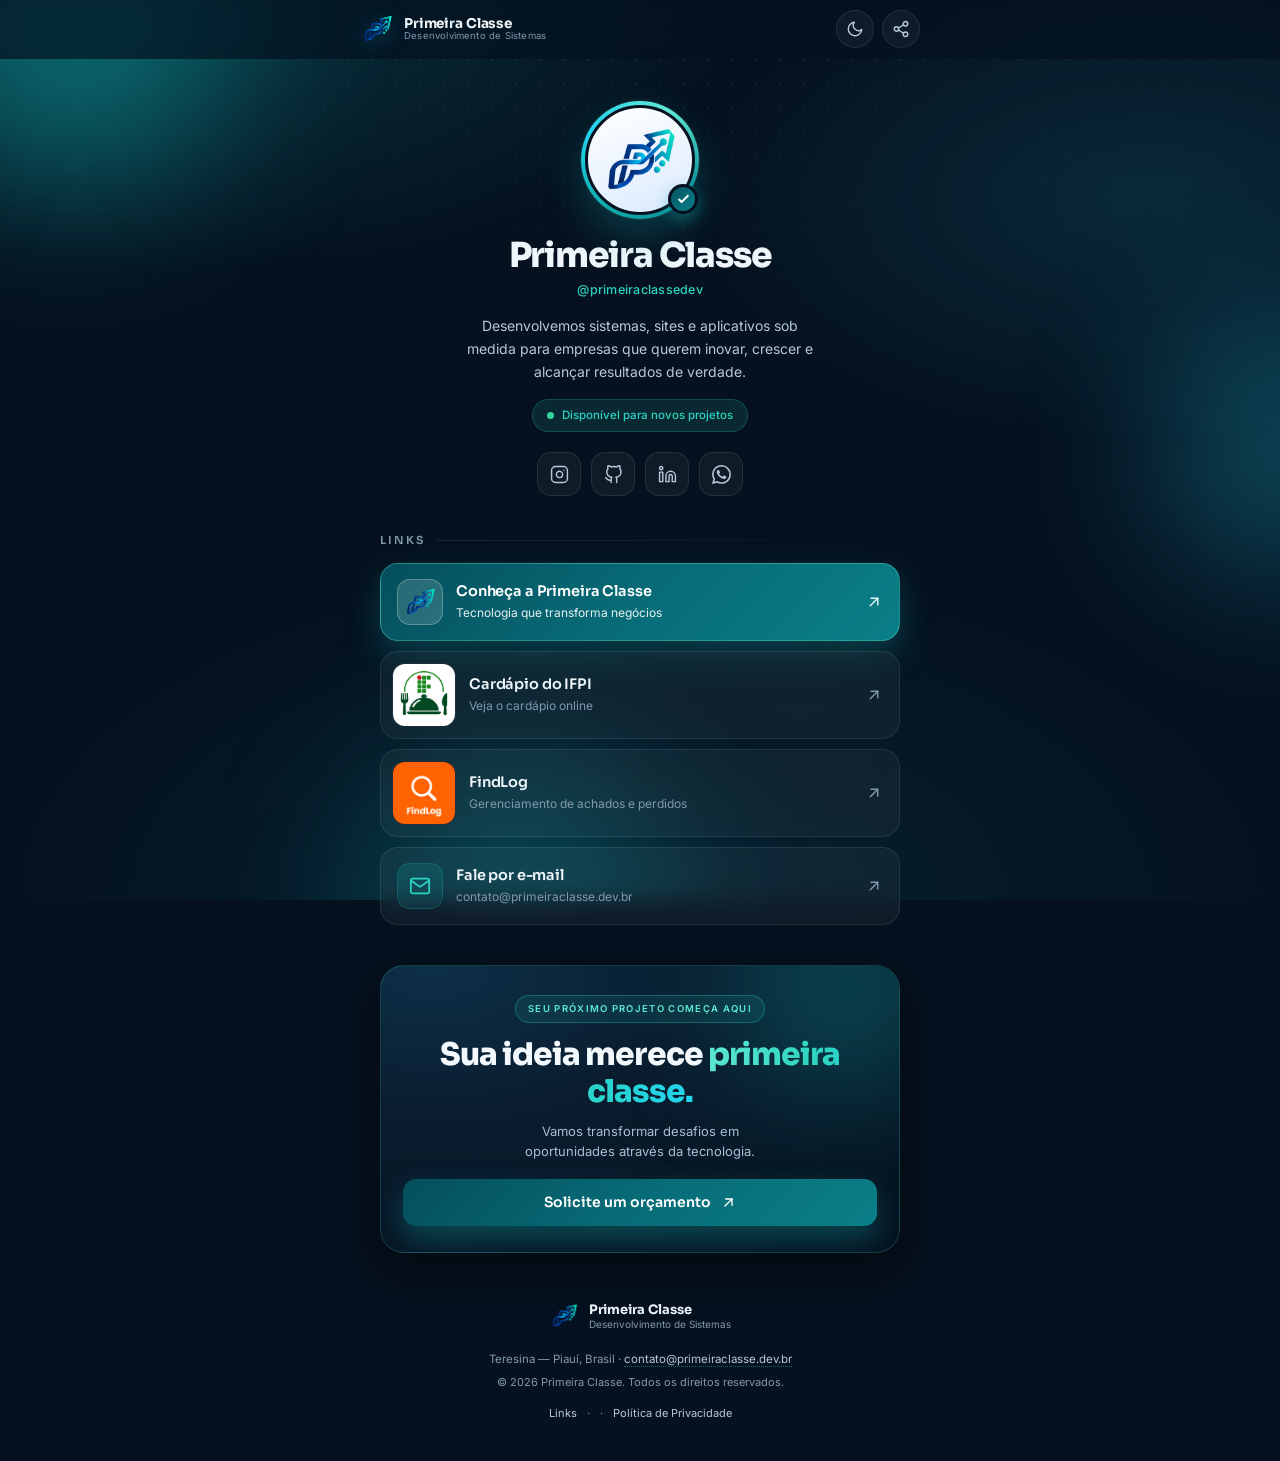
<file: links/index.html>
<!DOCTYPE html>
<html lang="pt-BR" data-theme="dark">
<head>
  <meta charset="UTF-8">
  <meta name="viewport" content="width=device-width, initial-scale=1">
  <title>Primeira Classe — Desenvolvimento de Sistemas</title>
  <meta name="description" content="Sistemas, sites e aplicativos sob medida. A Primeira Classe transforma ideias em soluções digitais extraordinárias.">
  <meta name="theme-color" content="#06111f">

  <!-- Compartilhamento em redes sociais -->
  <meta property="og:type" content="website">
  <meta property="og:title" content="Primeira Classe — Desenvolvimento de Sistemas">
  <meta property="og:description" content="Sistemas, sites e aplicativos sob medida. Sua ideia merece primeira classe.">
  <meta property="og:image" content="img/logo-horizontal.png">

  <link rel="icon" type="image/png" href="img/logo-icone.png">

  <!-- Fontes -->
  <link rel="preconnect" href="https://fonts.googleapis.com">
  <link rel="preconnect" href="https://fonts.gstatic.com" crossorigin>
  <link href="https://fonts.googleapis.com/css2?family=Inter:wght@400;500;600&family=Sora:wght@500;600;700;800&display=swap" rel="stylesheet">

  <!-- Evita "piscar" o tema errado ao carregar -->
  <script>
    document.documentElement.classList.add('js');
    try {
      var temaSalvo = localStorage.getItem('pc-theme');
      document.documentElement.dataset.theme = temaSalvo === 'light' ? 'light' : 'dark';
    } catch (erro) {
      document.documentElement.dataset.theme = 'dark';
    }
  </script>

  <link rel="stylesheet" href="css/style.css">
</head>
<body>

  <a class="skip-link" href="#links">Pular para os links</a>

  <!-- Brilhos decorativos do fundo -->
  <div class="ambient" aria-hidden="true">
    <span class="ambient__orb ambient__orb--a"></span>
    <span class="ambient__orb ambient__orb--b"></span>
    <span class="ambient__orb ambient__orb--c"></span>
  </div>

  <!-- ===================== BARRA SUPERIOR ===================== -->
  <header class="topbar">
    <div class="topbar__inner">
      <a class="brand" href="#top" aria-label="Primeira Classe — voltar ao topo">
        <img class="brand__logo" src="img/logo-icone.png" alt="" width="34" height="34">
        <span class="brand__text">
          <strong>Primeira Classe</strong>
          <small>Desenvolvimento de Sistemas</small>
        </span>
      </a>

      <div class="topbar__actions">
        <button class="icon-btn" id="theme-toggle" type="button" aria-label="Ativar tema claro" title="Alternar tema">
          <svg class="icon icon--sun" aria-hidden="true"><use href="#i-sun"></use></svg>
          <svg class="icon icon--moon" aria-hidden="true"><use href="#i-moon"></use></svg>
        </button>

        <button class="icon-btn" id="share-btn" type="button" aria-label="Compartilhar esta página" title="Compartilhar">
          <svg class="icon" aria-hidden="true"><use href="#i-share"></use></svg>
        </button>
      </div>
    </div>
  </header>

  <main class="page" id="top">

    <!-- ===================== PERFIL ===================== -->
    <section class="profile reveal" aria-labelledby="profile-name">
      <div class="profile__avatar">
        <!-- Troque a imagem abaixo para mudar o avatar -->
        <img src="img/logo-icone.png" alt="Logo da Primeira Classe" width="118" height="118">
        <span class="profile__badge" title="Perfil verificado">
          <svg class="icon" aria-hidden="true"><use href="#i-check"></use></svg>
        </span>
      </div>

      <h1 class="profile__name" id="profile-name">Primeira Classe</h1>
      <p class="profile__handle">@primeiraclassedev</p>
      <p class="profile__bio">
        Desenvolvemos sistemas, sites e aplicativos sob medida para empresas
        que querem inovar, crescer e alcançar resultados de verdade.
      </p>

      <p class="status">
        <span class="status__dot" aria-hidden="true"></span>
        Disponível para novos projetos
      </p>

      <!-- Redes sociais: troque os links marcados com SEU_USUARIO -->
      <ul class="socials" aria-label="Redes sociais">
        <li>
          <a class="social" href="https://www.instagram.com/primeiraclassedev" target="_blank" rel="noopener" aria-label="Instagram da Primeira Classe" title="Instagram">
            <svg class="icon" aria-hidden="true"><use href="#i-instagram"></use></svg>
          </a>
        </li>
        <li>
          <a class="social" href="https://github.com/primeiraclassedev" target="_blank" rel="noopener" aria-label="GitHub da Primeira Classe" title="GitHub">
            <svg class="icon" aria-hidden="true"><use href="#i-github"></use></svg>
          </a>
        </li>
        <li>
          <a class="social" href="https://www.linkedin.com" target="_blank" rel="noopener" aria-label="LinkedIn da Primeira Classe" title="LinkedIn">
            <svg class="icon" aria-hidden="true"><use href="#i-linkedin"></use></svg>
          </a>
        </li>
        <li>
          <a class="social" href="https://wa.me/5586988978435" target="_blank" rel="noopener" aria-label="WhatsApp da Primeira Classe" title="WhatsApp">
            <svg class="icon" aria-hidden="true"><use href="#i-whatsapp"></use></svg>
          </a>
        </li>
      </ul>
    </section>

    <!-- ===================== LINKS ===================== -->
    <section class="links" id="links" aria-labelledby="links-title">
      <div class="section-label">
        <h2 class="section-label__title" id="links-title">Links</h2>
        <span class="section-label__line" aria-hidden="true"></span>
      </div>

      <div class="links__list">

        <!-- card com icone vai para o site -->
        <a class="link-card link-card--featured reveal" href="https://primeiraclasse.dev.br/" target="_blank" rel="noopener">
          <span class="link-card__icon" aria-hidden="true">
            <svg class="icon icon--brand"><use href="#primeira_classe_icon"></use></svg>
          </span>
          <span class="link-card__text">
            <span class="link-card__title">Conheça a Primeira Classe</span>
            <span class="link-card__desc">Tecnologia que transforma negócios</span>
          </span>
          <span class="link-card__arrow" aria-hidden="true">
            <svg class="icon"><use href="#i-arrow"></use></svg>
          </span>
        </a>

        <!-- Card com foto -->
        <a class="link-card link-card--media reveal" href="https://refeitoriodoifpi.vercel.app/" target="_blank" rel="noopener">
          <img class="link-card__photo" src="img/cardapio_ifpi.jpg" alt="Cardápio do refeitório do IFPI" width="64" height="64" loading="lazy">
          <span class="link-card__text">
            <span class="link-card__title">Cardápio do IFPI</span>
            <span class="link-card__desc">Veja o cardápio online</span>
          </span>
          <span class="link-card__arrow" aria-hidden="true">
            <svg class="icon"><use href="#i-arrow"></use></svg>
          </span>
        </a>

        <a class="link-card link-card--media reveal" href="https://primeiraclasse.dev.br/findlog/" target="_blank" rel="noopener">
          <img class="link-card__photo" src="img/findlog-logo-laranja.png" alt="Prévia de um painel desenvolvido pela Primeira Classe" width="64" height="64" loading="lazy">
          <span class="link-card__text">
            <span class="link-card__title">FindLog</span>
            <span class="link-card__desc">Gerenciamento de achados e perdidos</span>
          </span>
          <span class="link-card__arrow" aria-hidden="true">
            <svg class="icon"><use href="#i-arrow"></use></svg>
          </span>
        </a>


        <a class="link-card reveal" href="mailto:contato@primeiraclasse.dev.br">
          <span class="link-card__icon" aria-hidden="true">
            <svg class="icon"><use href="#i-mail"></use></svg>
          </span>
          <span class="link-card__text">
            <span class="link-card__title">Fale por e-mail</span>
            <span class="link-card__desc">contato@primeiraclasse.dev.br</span>
          </span>
          <span class="link-card__arrow" aria-hidden="true">
            <svg class="icon"><use href="#i-arrow"></use></svg>
          </span>
        </a>

        <!-- ============================================================
             MODELO DE LINK (copie o bloco abaixo para criar um novo)
             ============================================================
             <a class="link-card" href="https://SEU-LINK" target="_blank" rel="noopener">
               <span class="link-card__icon" aria-hidden="true">
                 <svg class="icon"><use href="#i-globe"></use></svg>
               </span>
               <span class="link-card__text">
                 <span class="link-card__title">Título do link</span>
                 <span class="link-card__desc">Legenda opcional</span>
               </span>
               <span class="link-card__arrow" aria-hidden="true">
                 <svg class="icon"><use href="#i-arrow"></use></svg>
               </span>
             </a>

             Ícones disponíveis: #i-whatsapp, #i-code, #i-globe, #i-phone,
             #i-zap, #i-mail, #i-instagram, #i-github, #i-linkedin.

             Para destacar um link (fundo teal), adicione a classe
             "link-card--featured" junto de "link-card".
             ============================================================ -->

        <!-- ============================================================
             MODELO DE LINK COM FOTO
             ============================================================
             <a class="link-card link-card--media" href="https://SEU-LINK" target="_blank" rel="noopener">
               <img class="link-card__photo" src="img/SUA-FOTO.jpg" alt="Descrição da foto" width="64" height="64" loading="lazy">
               <span class="link-card__text">
                 <span class="link-card__title">Título do link</span>
                 <span class="link-card__desc">Legenda opcional</span>
               </span>
               <span class="link-card__arrow" aria-hidden="true">
                 <svg class="icon"><use href="#i-arrow"></use></svg>
               </span>
             </a>
             ============================================================ -->

      </div>
    </section>

    <!-- ===================== CTA ===================== -->
    <section class="cta reveal" aria-labelledby="cta-title">
      <span class="cta__glow" aria-hidden="true"></span>
      <p class="cta__eyebrow">Seu próximo projeto começa aqui</p>
      <h2 class="cta__title" id="cta-title">Sua ideia merece <span>primeira classe.</span></h2>
      <p class="cta__text">
        Vamos transformar desafios em oportunidades através da tecnologia.
      </p>
      <!-- TROQUE AQUI: mesmo link do WhatsApp usado acima -->
      <a class="btn btn--primary" href="https://wa.me/5586988978435?text=Ol%C3%A1!%20Vim%20pelo%20site%20da%20Primeira%20Classe%20e%20quero%20solicitar%20um%20or%C3%A7amento." target="_blank" rel="noopener">
        Solicite um orçamento
        <svg class="icon" aria-hidden="true"><use href="#i-arrow"></use></svg>
      </a>
    </section>

  </main>

  <!-- ===================== RODAPÉ ===================== -->
  <footer class="footer">
    <div class="footer__brand">
      <img src="img/logo-icone.png" alt="" width="30" height="30" loading="lazy">
      <div>
        <strong>Primeira Classe</strong>
        <small>Desenvolvimento de Sistemas</small>
      </div>
    </div>

    <p class="footer__meta">
      Teresina — Piauí, Brasil · <a href="mailto:contato@primeiraclasse.dev.br">contato@primeiraclasse.dev.br</a>
    </p>
    <p class="footer__copy">© <span id="year">2026</span> Primeira Classe. Todos os direitos reservados.</p>

    <nav class="footer__links" aria-label="Links do rodapé">
      <a href="#links">Links</a>
      <span aria-hidden="true">·</span>
      <span aria-hidden="true">·</span>
      <!-- TROQUE AQUI: link da política de privacidade -->
      <a href="#">Política de Privacidade</a>
    </nav>
  </footer>

  <!-- Aviso de "link copiado" -->
  <div class="toast" id="toast" role="status" aria-live="polite"></div>

  <!-- ===================== ÍCONES (SVG) ===================== -->
  <svg class="sprite" aria-hidden="true" focusable="false" xmlns="http://www.w3.org/2000/svg">
    <symbol id="primeira_classe_icon" viewBox="0 0 512 512">
      <image href="img/logo-icone.png" width="512" height="512" preserveAspectRatio="xMidYMid meet" />
    </symbol>

    <symbol id="i-arrow" viewBox="0 0 24 24" fill="none" stroke="currentColor" stroke-width="1.9" stroke-linecap="round" stroke-linejoin="round">
      <path d="M7 17 17 7"/>
      <path d="M8 7h9v9"/>
    </symbol>

    <symbol id="i-share" viewBox="0 0 24 24" fill="none" stroke="currentColor" stroke-width="1.9" stroke-linecap="round" stroke-linejoin="round">
      <circle cx="18" cy="5" r="3"/>
      <circle cx="6" cy="12" r="3"/>
      <circle cx="18" cy="19" r="3"/>
      <path d="m8.6 10.7 6.8-4.4"/>
      <path d="m8.6 13.3 6.8 4.4"/>
    </symbol>

    <symbol id="i-sun" viewBox="0 0 24 24" fill="none" stroke="currentColor" stroke-width="1.9" stroke-linecap="round" stroke-linejoin="round">
      <circle cx="12" cy="12" r="4"/>
      <path d="M12 2v2M12 20v2M4.93 4.93l1.41 1.41M17.66 17.66l1.41 1.41M2 12h2M20 12h2M4.93 19.07l1.41-1.41M17.66 6.34l1.41-1.41"/>
    </symbol>

    <symbol id="i-moon" viewBox="0 0 24 24" fill="none" stroke="currentColor" stroke-width="1.9" stroke-linecap="round" stroke-linejoin="round">
      <path d="M21 12.8A9 9 0 1 1 11.2 3a7 7 0 0 0 9.8 9.8Z"/>
    </symbol>

    <symbol id="i-check" viewBox="0 0 24 24" fill="none" stroke="currentColor" stroke-width="3" stroke-linecap="round" stroke-linejoin="round">
      <path d="m5 12 4 4L19 6"/>
    </symbol>

    <symbol id="i-mail" viewBox="0 0 24 24" fill="none" stroke="currentColor" stroke-width="1.8" stroke-linecap="round" stroke-linejoin="round">
      <rect x="2" y="4" width="20" height="16" rx="2"/>
      <path d="m2 6 10 7 10-7"/>
    </symbol>

    <symbol id="i-code" viewBox="0 0 24 24" fill="none" stroke="currentColor" stroke-width="1.8" stroke-linecap="round" stroke-linejoin="round">
      <rect x="2" y="3" width="20" height="14" rx="2"/>
      <path d="m8 7-2 3 2 3"/>
      <path d="m16 7 2 3-2 3"/>
      <path d="M12 17v4"/>
      <path d="M8 21h8"/>
    </symbol>

    <symbol id="i-globe" viewBox="0 0 24 24" fill="none" stroke="currentColor" stroke-width="1.8" stroke-linecap="round" stroke-linejoin="round">
      <circle cx="12" cy="12" r="10"/>
      <path d="M2 12h20"/>
      <path d="M12 2a15.3 15.3 0 0 1 4 10 15.3 15.3 0 0 1-4 10 15.3 15.3 0 0 1-4-10 15.3 15.3 0 0 1 4-10z"/>
    </symbol>

    <symbol id="i-phone" viewBox="0 0 24 24" fill="none" stroke="currentColor" stroke-width="1.8" stroke-linecap="round" stroke-linejoin="round">
      <rect x="6" y="2" width="12" height="20" rx="3"/>
      <path d="M11 18h2"/>
    </symbol>

    <symbol id="i-zap" viewBox="0 0 24 24" fill="none" stroke="currentColor" stroke-width="1.8" stroke-linecap="round" stroke-linejoin="round">
      <path d="M13 2 3 14h7l-1 8 10-12h-7l1-8Z"/>
    </symbol>

    <symbol id="i-instagram" viewBox="0 0 24 24" fill="none" stroke="currentColor" stroke-width="1.8" stroke-linecap="round" stroke-linejoin="round">
      <rect x="2" y="2" width="20" height="20" rx="5"/>
      <path d="M16 11.37A4 4 0 1 1 12.63 8 4 4 0 0 1 16 11.37z"/>
      <path d="M17.5 6.5h.01"/>
    </symbol>

    <symbol id="i-github" viewBox="0 0 24 24" fill="none" stroke="currentColor" stroke-width="1.8" stroke-linecap="round" stroke-linejoin="round">
      <path d="M9 19c-5 1.5-5-2.5-7-3m14 6v-3.87a3.37 3.37 0 0 0-.94-2.61c3.14-.35 6.44-1.54 6.44-7A5.44 5.44 0 0 0 20 4.77 5.07 5.07 0 0 0 19.91 1S18.73.65 16 2.48a13.38 13.38 0 0 0-7 0C6.27.65 5.09 1 5.09 1A5.07 5.07 0 0 0 5 4.77a5.44 5.44 0 0 0-1.5 3.78c0 5.42 3.3 6.61 6.44 7A3.37 3.37 0 0 0 9 18.13V22"/>
    </symbol>

    <symbol id="i-linkedin" viewBox="0 0 24 24" fill="none" stroke="currentColor" stroke-width="1.8" stroke-linecap="round" stroke-linejoin="round">
      <path d="M16 8a6 6 0 0 1 6 6v7h-4v-7a2 2 0 0 0-2-2 2 2 0 0 0-2 2v7h-4v-7a6 6 0 0 1 6-6z"/>
      <rect x="2" y="9" width="4" height="12"/>
      <circle cx="4" cy="4" r="2"/>
    </symbol>

    <symbol id="i-whatsapp" viewBox="0 0 24 24" fill="currentColor" stroke="none">
      <path d="M17.472 14.382c-.297-.149-1.758-.867-2.03-.967-.273-.099-.471-.148-.67.15-.197.297-.767.966-.94 1.164-.173.199-.347.223-.644.075-.297-.15-1.255-.463-2.39-1.475-.883-.788-1.48-1.761-1.653-2.059-.173-.297-.018-.458.13-.606.134-.133.297-.347.446-.52.149-.174.198-.298.297-.497.1-.198.05-.371-.025-.52-.075-.149-.669-1.612-.916-2.207-.242-.579-.487-.5-.669-.51a12.8 12.8 0 0 0-.57-.01c-.198 0-.52.074-.792.372-.272.297-1.04 1.016-1.04 2.479 0 1.462 1.065 2.875 1.213 3.074.149.198 2.096 3.2 5.077 4.487.709.306 1.262.489 1.694.625.712.227 1.36.195 1.872.118.571-.085 1.758-.719 2.006-1.413.248-.694.248-1.289.173-1.413-.074-.124-.272-.198-.57-.347m-5.421 7.403h-.004a9.87 9.87 0 0 1-5.031-1.378l-.361-.214-3.741.982.998-3.648-.235-.374a9.86 9.86 0 0 1-1.51-5.26c.001-5.45 4.436-9.884 9.888-9.884 2.64 0 5.122 1.03 6.988 2.898a9.825 9.825 0 0 1 2.893 6.994c-.003 5.45-4.437 9.884-9.885 9.884m8.413-18.297A11.815 11.815 0 0 0 12.05 0C5.495 0 .16 5.335.157 11.892c0 2.096.547 4.142 1.588 5.945L0 24l6.305-1.654a11.882 11.882 0 0 0 5.683 1.448h.005c6.554 0 11.89-5.335 11.893-11.893a11.821 11.821 0 0 0-3.48-8.413Z"/>
    </symbol>
  </svg>

  <script src="js/app.js"></script>
</body>
</html>
</file>
<file: style.css>
/* =========================================
   PRIMEIRA CLASSE
   Desenvolvimento de Sistemas
   style.css
========================================= */


/* =========================================
   1. VARIÁVEIS GLOBAIS
========================================= */

:root {

    /* Identidade visual */
    --primary: #0C2036;
    --primary-light: #163651;
    --primary-dark: #071525;

    --accent: #009E96;
    --accent-dark: #005C72;

    --gradient-primary: linear-gradient(
        135deg,
        #009E96 0%,
        #005C72 100%
    );

    --gradient-text: linear-gradient(
        135deg,
        #35D6C4 0%,
        #009E96 50%,
        #005C72 100%
    );

    /* Fundos */
    --background-light: #F8F9FA;
    --background-gray: #EDF2F7;
    --white: #FFFFFF;

    /* Textos */
    --text-primary: #1E293B;
    --text-secondary: #64748B;
    --text-light: #CBD5E1;

    /* Bordas */
    --border-color: #E2E8F0;
    --border-dark: rgba(255, 255, 255, 0.10);

    /* Tipografia */
    --font-primary: 'Inter', sans-serif;

    /* Efeitos */
    --shadow-sm: 0 4px 15px rgba(12, 32, 54, 0.06);

    --shadow-md: 0 10px 35px rgba(12, 32, 54, 0.10);

    --shadow-lg: 0 20px 60px rgba(12, 32, 54, 0.15);

    --shadow-accent: 0 10px 30px rgba(0, 158, 150, 0.25);

    /* Bordas arredondadas */
    --radius-sm: 8px;
    --radius-md: 16px;
    --radius-lg: 24px;
    --radius-xl: 32px;

    /* Transições */
    --transition: all 0.3s ease;

}


/* =========================================
   2. RESET E CONFIGURAÇÕES GERAIS
========================================= */

* {
    margin: 0;
    padding: 0;
    box-sizing: border-box;
}

html {
    scroll-behavior: smooth;
    scroll-padding-top: 90px;
}

body {
    font-family: var(--font-primary);
    color: var(--text-primary);
    background-color: var(--background-light);
    font-size: 15px;
    line-height: 1.7;
    overflow-x: hidden;
}

img {
    max-width: 100%;
    display: block;
}

a {
    text-decoration: none;
    transition: var(--transition);
}

button,
input,
select,
textarea {
    font-family: inherit;
}

button {
    cursor: pointer;
}

section {
    position: relative;
}

::selection {
    background-color: var(--accent);
    color: var(--white);
}


/* =========================================
   3. ELEMENTOS REUTILIZÁVEIS
========================================= */

.section-padding {
    padding: 90px 0;
}

.section-tag {
    display: inline-flex;
    align-items: center;
    gap: 8px;

    font-size: 12px;
    font-weight: 700;
    text-transform: uppercase;
    letter-spacing: 1.5px;

    color: var(--accent-dark);

    background-color: rgba(0, 158, 150, 0.08);

    padding: 8px 14px;

    border-radius: 50px;

    margin-bottom: 20px;
}

.section-header {
    max-width: 750px;
    margin: 0 auto;
}

.section-header h2 {
    font-size: clamp(28px, 4vw, 42px);
    font-weight: 800;
    line-height: 1.25;
    letter-spacing: -1.5px;
    margin-bottom: 18px;
}

.section-header p {
    color: var(--text-secondary);
    font-size: 16px;
    max-width: 650px;
    margin: 0 auto;
}

.gradient-text {
    display: block;
    background: var(--gradient-text);
    -webkit-background-clip: text;
    background-clip: text;
    -webkit-text-fill-color: transparent;
}

.gradient-text-light {
    background: var(--gradient-text);
    -webkit-background-clip: text;
    background-clip: text;
    -webkit-text-fill-color: transparent;
}


/* =========================================
   4. BOTÕES
========================================= */

.btn {
    font-weight: 600;
    border-radius: 10px;
    padding: 13px 24px;
    transition: var(--transition);
}

.btn-primary-custom {
    background: var(--gradient-primary);
    color: var(--white);
    border: none;

    box-shadow: var(--shadow-accent);
}

.btn-primary-custom:hover {
    color: var(--white);

    transform: translateY(-3px);

    box-shadow: 0 15px 35px rgba(0, 158, 150, 0.35);
}

.btn-primary-custom:active {
    transform: translateY(-1px);
}

.btn-primary-custom i {
    margin-left: 8px;
}

.btn-outline-light-custom {
    border: 1px solid rgba(255, 255, 255, 0.25);
    color: var(--white);
    background-color: transparent;
}

.btn-outline-light-custom:hover {
    color: var(--white);
    border-color: var(--accent);
    background-color: rgba(0, 158, 150, 0.12);
    transform: translateY(-3px);
}


/* =========================================
   5. NAVBAR
========================================= */

.navbar-custom {
    background-color: rgba(12, 32, 54, 0.95);
    

    padding: 16px 0;

    transition: var(--transition);

    border-bottom: 1px solid transparent;

    backdrop-filter: blur(15px);
    -webkit-backdrop-filter: blur(15px);
}

.navbar-custom.scrolled {
    background-color: rgba(7, 21, 37, 0.98);

    padding: 10px 0;

    border-bottom: 1px solid var(--border-dark);

    box-shadow: 0 5px 25px rgba(0, 0, 0, 0.12);
}

.brand {
    display: flex;
    align-items: center;
    gap: 12px;
}

.brand-logo {
    width: 42px;
    height: 42px;
    object-fit: contain;
    /* filter: drop-shadow(0 0 6px rgba(0, 212, 180, 0.45)); */
    /* filter: drop-shadow(0 0 1px rgba(255, 255, 255, 0.8))
          drop-shadow(0 2px 8px rgba(0, 0, 0, 0.6)); */
    filter: brightness(1.9) contrast(1.5);
    
}

.brand-text {
    display: flex;
    flex-direction: column;
    line-height: 1.3;
}

.brand-text strong {
    color: var(--white);
    font-size: 16px;
    font-weight: 800;
}

.brand-text small {
    color: #94A3B8;
    font-size: 10px;
    letter-spacing: 0.5px;
}

.navbar-custom .nav-link {
    color: #CBD5E1;

    font-size: 13px;
    font-weight: 500;

    padding: 10px 12px;

    position: relative;
}

.navbar-custom .nav-link:hover,
.navbar-custom .nav-link.active {
    color: #35D6C4;
}

.navbar-custom .nav-link::after {
    content: "";

    position: absolute;

    left: 12px;
    right: 12px;
    bottom: 4px;

    height: 2px;

    background: var(--gradient-primary);

    transform: scaleX(0);
    transform-origin: left;

    transition: var(--transition);
}

.navbar-custom .nav-link:hover::after,
.navbar-custom .nav-link.active::after {
    transform: scaleX(1);
}

.btn-navbar {
    padding: 10px 18px;
    font-size: 12px;
}

.custom-toggler {
    border: 1px solid rgba(255, 255, 255, 0.20);

    color: var(--white);

    font-size: 26px;

    padding: 4px 10px;

    border-radius: 8px;
}

.custom-toggler:focus {
    box-shadow: 0 0 0 3px rgba(0, 158, 150, 0.2);
}

.custom-toggler i {
    display: block;
}


/* =========================================
   6. HERO SECTION
========================================= */

.hero-section {
    min-height: 100vh;

    display: flex;
    align-items: center;

    background-color: var(--primary);

    color: var(--white);

    padding: 140px 0 100px;

    overflow: hidden;
}

.hero-background {
    position: absolute;
    inset: 0;

    background:
        radial-gradient(
            circle at 80% 30%,
            rgba(0, 158, 150, 0.16),
            transparent 35%
        ),

        radial-gradient(
            circle at 10% 80%,
            rgba(0, 92, 114, 0.20),
            transparent 35%
        );
}

.hero-section::before {
    content: "";

    position: absolute;

    inset: 0;

    background-image:
        linear-gradient(
            rgba(255, 255, 255, 0.025) 1px,
            transparent 1px
        ),

        linear-gradient(
            90deg,
            rgba(255, 255, 255, 0.025) 1px,
            transparent 1px
        );

    background-size: 45px 45px;

    mask-image: linear-gradient(
        to bottom,
        black,
        transparent
    );
}

.hero-content {
    position: relative;
    z-index: 2;
}

.hero-tag {
    color: #35D6C4;
    background-color: rgba(0, 158, 150, 0.12);

    border: 1px solid rgba(0, 158, 150, 0.2);
}

.tag-dot {
    width: 7px;
    height: 7px;

    border-radius: 50%;

    background-color: #35D6C4;

    box-shadow: 0 0 12px #35D6C4;

    animation: pulse 2s infinite;
}

.hero-content h1 {
    font-size: clamp(34px, 5vw, 58px);

    font-weight: 800;

    line-height: 1.15;

    letter-spacing: -2px;

    margin-bottom: 25px;
}

.hero-content h1 .gradient-text {
    margin-top: 5px;
}

.hero-description {
    max-width: 550px;

    font-size: 16px;

    color: #AFC0D1;

    margin-bottom: 35px;
}

.hero-buttons {
    display: flex;

    flex-wrap: wrap;

    gap: 15px;
}

.hero-buttons .btn {
    font-size: 14px;
}

.hero-trust {
    display: flex;

    flex-wrap: wrap;

    gap: 20px;

    margin-top: 35px;
}

.trust-item {
    display: flex;

    align-items: center;

    gap: 8px;

    font-size: 12px;

    color: #AFC0D1;
}

.trust-item i {
    color: #35D6C4;
}


/* =========================================
   7. HERO MOCKUP
========================================= */

.hero-visual {
    position: relative;

    padding: 35px 15px;

    z-index: 2;
}

.code-window {
    position: relative;

    background-color: #101E30;

    border: 1px solid rgba(255, 255, 255, 0.12);

    border-radius: 18px;

    overflow: hidden;

    box-shadow:
        0 30px 80px rgba(0, 0, 0, 0.35),
        0 0 60px rgba(0, 158, 150, 0.08);

    transform: perspective(1000px) rotateY(-5deg);

    transition: var(--transition);
}

.code-window:hover {
    transform: perspective(1000px) rotateY(0deg) translateY(-5px);
}

.window-header {
    display: flex;

    align-items: center;
    justify-content: space-between;

    padding: 15px 20px;

    background-color: #17283C;

    border-bottom: 1px solid rgba(255, 255, 255, 0.06);
}

.window-dots {
    display: flex;
    gap: 6px;
}

.window-dots span {
    width: 9px;
    height: 9px;

    border-radius: 50%;
}

.window-dots span:nth-child(1) {
    background-color: #FF5F57;
}

.window-dots span:nth-child(2) {
    background-color: #FEBC2E;
}

.window-dots span:nth-child(3) {
    background-color: #28C840;
}

.window-title {
    font-size: 11px;
    color: #64748B;
}

.window-header > i {
    color: #35D6C4;
    font-size: 14px;
}

.code-content {
    display: flex;

    min-height: 280px;
}

.code-sidebar {
    display: flex;

    flex-direction: column;

    align-items: center;

    gap: 25px;

    padding: 25px 15px;

    background-color: #0C1827;

    color: #64748B;

    border-right: 1px solid rgba(255, 255, 255, 0.05);
}

.code-sidebar i:first-child {
    color: #35D6C4;
}

.code-editor {
    padding: 30px 20px;

    width: 100%;

    overflow: hidden;
}

.code-line {
    font-family: monospace;

    font-size: clamp(10px, 1.1vw, 13px);

    white-space: nowrap;

    margin-bottom: 14px;

    color: #CBD5E1;
}

.line-number {
    color: #475569;

    margin-right: 15px;
}

.indent {
    padding-left: 35px;
}

.code-purple {
    color: #C792EA;
}

.code-blue {
    color: #82AAFF;
}

.code-green {
    color: #C3E88D;
}

.code-orange {
    color: #F78C6C;
}

.code-yellow {
    color: #FFCB6B;
}

.code-comment {
    color: #546E7A;
}

.window-footer {
    display: flex;

    justify-content: space-between;

    padding: 10px 20px;

    background-color: #0C1827;

    border-top: 1px solid rgba(255, 255, 255, 0.06);

    font-size: 10px;

    color: #64748B;
}

.window-footer i {
    color: #35D6C4;

    margin-right: 5px;
}

.floating-badge {
    position: absolute;

    display: flex;

    align-items: center;

    gap: 12px;

    padding: 15px 18px;

    background-color: rgba(22, 54, 81, 0.9);

    border: 1px solid rgba(255, 255, 255, 0.10);

    border-radius: 12px;

    backdrop-filter: blur(15px);

    box-shadow: var(--shadow-lg);

    z-index: 3;

    animation: float 4s ease-in-out infinite;
}

.floating-badge strong {
    display: block;

    font-size: 12px;

    color: var(--white);
}

.floating-badge small {
    display: block;

    font-size: 10px;

    color: #94A3B8;
}

.badge-top {
    top: 0;
    right: -5px;
}

.badge-bottom {
    bottom: 0;
    left: -10px;

    animation-delay: 1s;
}

.badge-top > i,
.badge-icon {
    display: flex;

    align-items: center;
    justify-content: center;

    width: 35px;
    height: 35px;

    border-radius: 8px;

    background: var(--gradient-primary);

    color: var(--white);
}

.badge-top > i {
    font-size: 18px;
}

.visual-glow {
    position: absolute;

    width: 250px;
    height: 250px;

    background-color: rgba(0, 158, 150, 0.15);

    filter: blur(100px);

    border-radius: 50%;

    z-index: -1;

    top: 30%;
    left: 30%;
}

.hero-bottom-line {
    position: absolute;

    bottom: 0;
    left: 0;

    width: 100%;
    height: 1px;

    background: linear-gradient(
        90deg,
        transparent,
        var(--accent),
        transparent
    );
}


/* =========================================
   8. SERVIÇOS
========================================= */

.services-section {
    background-color: var(--background-light);
}

.service-card {
    position: relative;

    height: 100%;

    background-color: var(--white);

    padding: 35px 28px;

    border-radius: var(--radius-md);

    border: 1px solid var(--border-color);

    box-shadow: var(--shadow-sm);

    overflow: hidden;

    transition: var(--transition);
}

.service-card::before {
    content: "";

    position: absolute;

    top: 0;
    left: 0;

    width: 100%;
    height: 3px;

    background: var(--gradient-primary);

    transform: scaleX(0);

    transform-origin: left;

    transition: var(--transition);
}

.service-card:hover {
    transform: translateY(-10px);

    box-shadow: var(--shadow-lg);

    border-color: rgba(0, 158, 150, 0.2);
}

.service-card:hover::before {
    transform: scaleX(1);
}

.service-icon {
    display: flex;

    align-items: center;
    justify-content: center;

    width: 60px;
    height: 60px;

    background: linear-gradient(
        135deg,
        rgba(0, 158, 150, 0.12),
        rgba(0, 92, 114, 0.08)
    );

    border-radius: 14px;

    color: var(--accent-dark);

    font-size: 26px;

    margin-bottom: 25px;

    transition: var(--transition);
}

.service-card:hover .service-icon {
    background: var(--gradient-primary);

    color: var(--white);

    transform: rotate(-5deg);
}

.service-number {
    position: absolute;

    top: 30px;
    right: 28px;

    font-size: 12px;

    font-weight: 700;

    color: #CBD5E1;
}

.service-card h3 {
    font-size: 18px;

    font-weight: 700;

    line-height: 1.4;

    margin-bottom: 15px;
}

.service-card p {
    color: var(--text-secondary);

    font-size: 13px;

    line-height: 1.8;

    margin-bottom: 25px;
}

.service-link {
    display: inline-flex;

    align-items: center;

    gap: 8px;

    color: var(--accent-dark);

    font-size: 12px;

    font-weight: 700;
}

.service-link i {
    transition: var(--transition);
}

.service-link:hover {
    color: var(--accent);
}

.service-link:hover i {
    transform: translate(3px, -3px);
}


/* =========================================
   9. DIFERENCIAIS
========================================= */

.differentials-section {
    background-color: var(--primary);

    color: var(--white);

    overflow: hidden;
}

.differentials-section::before {
    content: "";

    position: absolute;

    width: 500px;
    height: 500px;

    background-color: rgba(0, 158, 150, 0.08);

    filter: blur(100px);

    border-radius: 50%;

    top: -200px;
    right: -200px;
}

.differentials-content {
    position: relative;
    z-index: 2;
}

.differentials-content .section-tag {
    color: #35D6C4;

    background-color: rgba(0, 158, 150, 0.12);
}

.differentials-content h2 {
    font-size: clamp(30px, 4vw, 42px);

    font-weight: 800;

    line-height: 1.25;

    letter-spacing: -1.5px;

    margin-bottom: 25px;
}

.differentials-content p {
    color: #AFC0D1;

    font-size: 15px;

    line-height: 1.8;
}

.differentials-grid {
    display: grid;

    grid-template-columns: 1fr 1fr;

    gap: 25px;
}

.differential-item {
    display: flex;

    flex-direction: column;

    gap: 20px;

    padding: 25px;

    border: 1px solid var(--border-dark);

    border-radius: var(--radius-md);

    background-color: rgba(255, 255, 255, 0.025);

    transition: var(--transition);
}

.differential-item:hover {
    background-color: rgba(255, 255, 255, 0.05);

    border-color: rgba(0, 158, 150, 0.3);

    transform: translateY(-5px);
}

.differential-icon {
    display: flex;

    align-items: center;
    justify-content: center;

    width: 50px;
    height: 50px;

    background: rgba(0, 158, 150, 0.12);

    border-radius: 12px;

    color: #35D6C4;

    font-size: 24px;
}

.differential-item h3 {
    font-size: 16px;

    font-weight: 700;

    margin-bottom: 10px;
}

.differential-item p {
    font-size: 12px;

    color: #94A3B8;

    line-height: 1.8;

    margin-bottom: 0;
}


/* =========================================
   10. EQUIPE
========================================= */

.team-section {
    background-color: var(--background-gray);
}

.team-card {
    height: 100%;

    background-color: var(--white);

    border-radius: var(--radius-md);

    overflow: hidden;

    box-shadow: var(--shadow-sm);

    border: 1px solid var(--border-color);

    transition: var(--transition);
}

.team-card:hover {
    transform: translateY(-8px);

    box-shadow: var(--shadow-lg);
}

.team-image-wrapper {
    position: relative;

    height: 350px;

    overflow: hidden;

    background-color: var(--primary);
}

.team-image {
    width: 100%;
    height: 100%;

    object-fit: cover;

    transition: transform 0.6s ease;
}

.team-card:hover .team-image {
    transform: scale(1.05);
}

.team-image-overlay {
    position: absolute;

    inset: 0;

    background: linear-gradient(
        to top,
        rgba(12, 32, 54, 0.65),
        transparent 60%
    );

    opacity: 0.7;
}

.team-social {
    position: absolute;

    bottom: 20px;
    right: 20px;

    display: flex;

    gap: 10px;
}

.team-social a {
    display: flex;

    align-items: center;
    justify-content: center;

    width: 38px;
    height: 38px;

    border-radius: 8px;

    background-color: rgba(255, 255, 255, 0.15);

    backdrop-filter: blur(10px);

    color: var(--white);

    font-size: 16px;

    border: 1px solid rgba(255, 255, 255, 0.15);
}

.team-social a:hover {
    background: var(--gradient-primary);

    transform: translateY(-3px);
}

.team-info {
    padding: 28px;
}

.team-role {
    display: block;

    color: var(--accent-dark);

    font-size: 11px;

    font-weight: 700;

    text-transform: uppercase;

    letter-spacing: 1px;

    margin-bottom: 8px;
}

.team-info h3 {
    font-size: 22px;

    font-weight: 800;

    margin-bottom: 12px;
}

.team-info p {
    color: var(--text-secondary);

    font-size: 13px;

    line-height: 1.8;

    margin-bottom: 0;
}


/* =========================================
   11. CTA INTERMEDIÁRIO
========================================= */

.cta-section {
    background-color: var(--background-light);

    padding: 70px 0;
}

.cta-box {
    display: flex;

    align-items: center;
    justify-content: space-between;

    gap: 30px;

    padding: 55px;

    background-color: var(--primary);

    border-radius: var(--radius-xl);

    color: var(--white);

    position: relative;

    overflow: hidden;
}

.cta-box::before {
    content: "";

    position: absolute;

    width: 300px;
    height: 300px;

    border-radius: 50%;

    background-color: rgba(0, 158, 150, 0.12);

    filter: blur(80px);

    right: -50px;
    top: -100px;
}

.cta-content {
    position: relative;
    z-index: 2;
}

.cta-tag {
    color: #35D6C4;

    background-color: rgba(0, 158, 150, 0.12);
}

.cta-content h2 {
    font-size: clamp(28px, 4vw, 40px);

    font-weight: 800;

    letter-spacing: -1px;

    line-height: 1.3;

    margin-bottom: 15px;
}

.cta-content .gradient-text {
    display: inline;
}

.cta-content p {
    color: #AFC0D1;

    margin-bottom: 0;
}

.cta-box > .btn {
    position: relative;
    z-index: 2;

    white-space: nowrap;
}


/* =========================================
   12. CONTATO
========================================= */

.contact-section {
    background-color: var(--background-gray);
}

.contact-form-card {
    background-color: var(--white);

    padding: 40px;

    border-radius: var(--radius-lg);

    border: 1px solid var(--border-color);

    box-shadow: var(--shadow-sm);
}

.contact-form-card .form-label {
    color: var(--text-primary);

    font-size: 13px;

    font-weight: 600;

    margin-bottom: 10px;
}

.contact-form-card .form-control,
.contact-form-card .form-select {
    background-color: #F8FAFC;

    border: 1px solid #E2E8F0;

    border-radius: 10px;

    padding: 13px 15px;

    font-size: 13px;

    color: var(--text-primary);

    transition: var(--transition);
}

.contact-form-card .form-control::placeholder {
    color: #94A3B8;
}

.contact-form-card .form-control:focus,
.contact-form-card .form-select:focus {
    background-color: var(--white);

    border-color: var(--accent);

    box-shadow: 0 0 0 4px rgba(0, 158, 150, 0.08);
}

.contact-form-card textarea {
    resize: vertical;

    min-height: 140px;
}

.contact-form-card .is-invalid {
    border-color: #DC3545;
}

.contact-form-card .is-valid {
    border-color: #198754;
}

.btn-submit {
    position: relative;

    padding: 16px;

    font-size: 14px;
}

.btn-submit:disabled {
    opacity: 0.75;

    cursor: not-allowed;
}

.button-icon {
    position: absolute;

    right: 20px;
    top: 50%;

    transform: translateY(-50%);
}

.contact-info-card {
    height: 100%;

    padding: 40px;

    background-color: var(--primary);

    border-radius: var(--radius-lg);

    color: var(--white);

    overflow: hidden;

    position: relative;
}

.contact-info-card::before {
    content: "";

    position: absolute;

    width: 300px;
    height: 300px;

    border-radius: 50%;

    background-color: rgba(0, 158, 150, 0.12);

    filter: blur(80px);

    top: -150px;
    right: -150px;
}

.contact-info-card > * {
    position: relative;
    z-index: 2;
}

.contact-tag {
    color: #35D6C4;

    background-color: rgba(0, 158, 150, 0.12);
}

.contact-info-card h3 {
    font-size: 28px;

    font-weight: 800;

    line-height: 1.3;

    margin-bottom: 15px;
}

.contact-info-card > p {
    color: #AFC0D1;

    font-size: 13px;

    line-height: 1.8;

    margin-bottom: 35px;
}

.contact-info-list {
    display: flex;

    flex-direction: column;

    gap: 25px;
}

.contact-info-item {
    display: flex;

    align-items: flex-start;

    gap: 15px;
}

.contact-info-icon {
    display: flex;

    align-items: center;
    justify-content: center;

    width: 45px;
    height: 45px;

    min-width: 45px;

    background-color: rgba(0, 158, 150, 0.12);

    border-radius: 10px;

    color: #35D6C4;

    font-size: 20px;
}

.contact-info-item span {
    display: block;

    font-size: 11px;

    font-weight: 600;

    color: #94A3B8;

    margin-bottom: 5px;
}

.contact-info-item a,
.contact-info-item p {
    color: var(--white);

    font-size: 13px;

    font-weight: 500;

    margin-bottom: 0;

    word-break: break-word;
}

.contact-info-item a:hover {
    color: #35D6C4;
}

.contact-social {
    border-top: 1px solid var(--border-dark);

    margin-top: 40px;

    padding-top: 25px;
}

.contact-social > span {
    display: block;

    font-size: 12px;

    color: #94A3B8;

    margin-bottom: 15px;
}

.social-links {
    display: flex;

    gap: 12px;
}

.social-links a {
    display: flex;

    align-items: center;
    justify-content: center;

    width: 42px;
    height: 42px;

    border-radius: 10px;

    background-color: rgba(255, 255, 255, 0.05);

    color: var(--white);

    border: 1px solid var(--border-dark);

    font-size: 17px;
}

.social-links a:hover {
    background: var(--gradient-primary);

    transform: translateY(-3px);
}


/* =========================================
   13. FOOTER
========================================= */

.footer-section {
    background-color: var(--primary-dark);

    color: var(--white);

    padding: 70px 0 25px;

    border-top: 1px solid rgba(255, 255, 255, 0.05);
}

.footer-brand {
    display: inline-flex;

    align-items: center;

    gap: 15px;

    margin-bottom: 25px;
}

.footer-logo {
    width: 45px;
    height: 45px;

    object-fit: contain;
}

.footer-brand div {
    display: flex;

    flex-direction: column;

    line-height: 1.4;
}

.footer-brand strong {
    color: var(--white);

    font-size: 18px;

    font-weight: 800;
}

.footer-brand span {
    color: #94A3B8;

    font-size: 11px;
}

.footer-description {
    max-width: 400px;

    color: #94A3B8;

    font-size: 13px;

    line-height: 1.9;
}

.footer-title {
    color: var(--white);

    font-size: 14px;

    font-weight: 700;

    margin-bottom: 25px;
}

.footer-links {
    list-style: none;

    padding: 0;
    margin: 0;

    display: flex;

    flex-direction: column;

    gap: 12px;
}

.footer-links a {
    color: #94A3B8;

    font-size: 12px;
}

.footer-links a:hover {
    color: #35D6C4;

    padding-left: 5px;
}

.footer-links i {
    color: #35D6C4;
}

.footer-bottom {
    display: flex;

    justify-content: space-between;
    align-items: center;

    gap: 20px;

    border-top: 1px solid rgba(255, 255, 255, 0.08);

    padding-top: 25px;

    margin-top: 60px;
}

.footer-bottom p {
    color: #64748B;

    font-size: 11px;

    margin-bottom: 0;
}

.privacy-link {
    color: #94A3B8;

    font-size: 11px;

    white-space: nowrap;
}

.privacy-link:hover {
    color: #35D6C4;
}


/* =========================================
   14. WHATSAPP FLUTUANTE
========================================= */

.whatsapp-float {
    position: fixed;

    right: 25px;
    bottom: 25px;

    width: 60px;
    height: 60px;

    display: flex;

    align-items: center;
    justify-content: center;

    background-color: #25D366;

    color: var(--white);

    border-radius: 50%;

    font-size: 28px;

    box-shadow: 0 8px 25px rgba(37, 211, 102, 0.3);

    z-index: 999;

    transition: var(--transition);
}

.whatsapp-float:hover {
    color: var(--white);

    transform: scale(1.08) translateY(-3px);

    box-shadow: 0 12px 35px rgba(37, 211, 102, 0.4);
}


/* =========================================
   15. ANIMAÇÕES
========================================= */

@keyframes float {

    0%,
    100% {
        transform: translateY(0);
    }

    50% {
        transform: translateY(-12px);
    }

}

@keyframes pulse {

    0% {
        opacity: 1;

        transform: scale(1);
    }

    50% {
        opacity: 0.5;

        transform: scale(0.85);
    }

    100% {
        opacity: 1;

        transform: scale(1);
    }

}

.reveal {
    opacity: 0;

    transform: translateY(30px);

    transition:
        opacity 0.7s ease,
        transform 0.7s ease;
}

.reveal.active {
    opacity: 1;

    transform: translateY(0);
}


/* =========================================
   16. RESPONSIVIDADE
========================================= */


/* Tablets */
@media (max-width: 991px) {

    .section-padding {
        padding: 75px 0;
    }

    .navbar-custom .navbar-collapse {
        background-color: var(--primary);

        margin-top: 15px;

        padding: 20px;

        border-radius: 12px;

        border: 1px solid var(--border-dark);
    }

    .navbar-custom .nav-link {
        padding: 12px 10px;
    }

    .navbar-custom .nav-link::after {
        display: none;
    }

    .btn-navbar {
        display: inline-flex;

        margin-top: 10px;
    }

    .hero-section {
        min-height: auto;

        padding: 140px 0 80px;
    }

    .hero-content {
        text-align: center;
    }

    .hero-description {
        margin-left: auto;
        margin-right: auto;
    }

    .hero-buttons {
        justify-content: center;
    }

    .hero-trust {
        justify-content: center;
    }

    .hero-visual {
        max-width: 600px;

        margin: 0 auto;
    }

    .differentials-content {
        text-align: center;

        margin-bottom: 20px;
    }

    .differentials-content p {
        max-width: 600px;

        margin: 0 auto;
    }

    .cta-box {
        flex-direction: column;

        align-items: flex-start;

        padding: 40px;
    }

    .contact-info-card,
    .contact-form-card {
        padding: 30px;
    }

}


/* Smartphones */
@media (max-width: 767px) {

    .section-padding {
        padding: 65px 0;
    }

    .section-header h2 {
        letter-spacing: -1px;
    }

    .section-header p {
        font-size: 14px;
    }

    .hero-section {
        padding-top: 125px;

        padding-bottom: 65px;
    }

    .hero-content h1 {
        font-size: clamp(32px, 8vw, 44px);

        letter-spacing: -1.5px;
    }

    .hero-description {
        font-size: 14px;
    }

    .hero-buttons {
        flex-direction: column;

        align-items: stretch;
    }

    .hero-buttons .btn {
        width: 100%;
    }

    .hero-trust {
        flex-direction: column;

        align-items: center;

        gap: 10px;
    }

    .hero-visual {
        padding: 35px 10px;
    }

    .code-window {
        transform: none;
    }

    .code-window:hover {
        transform: translateY(-3px);
    }

    .code-editor {
        padding: 20px 12px;
    }

    .code-sidebar {
        padding: 20px 10px;

        gap: 20px;
    }

    .code-line {
        font-size: 10px;

        margin-bottom: 12px;
    }

    .floating-badge {
        padding: 10px 12px;

        gap: 8px;
    }

    .floating-badge strong {
        font-size: 10px;
    }

    .floating-badge small {
        font-size: 9px;
    }

    .badge-top {
        right: -5px;
    }

    .badge-bottom {
        left: -5px;
    }

    .differentials-grid {
        grid-template-columns: 1fr;

        gap: 15px;
    }

    .differential-item {
        flex-direction: row;

        align-items: flex-start;

        padding: 20px;
    }

    .differential-icon {
        min-width: 45px;

        width: 45px;
        height: 45px;

        font-size: 20px;
    }

    .team-image-wrapper {
        
        height: auto;
    }

    .cta-section {
        padding: 50px 0;
    }

    .cta-box {
        padding: 30px 25px;

        border-radius: 20px;
    }

    .cta-content h2 {
        font-size: 30px;
    }

    .contact-form-card,
    .contact-info-card {
        padding: 25px 20px;
    }

    .contact-info-card h3 {
        font-size: 24px;
    }

    .footer-section {
        padding-top: 55px;
    }

    .footer-bottom {
        flex-direction: column;

        align-items: flex-start;

        gap: 15px;

        margin-top: 40px;
    }

    .footer-bottom p {
        line-height: 1.8;
    }

    .whatsapp-float {
        width: 55px;
        height: 55px;

        right: 18px;
        bottom: 18px;

        font-size: 25px;
    }

}


/* Smartphones pequenos */
@media (max-width: 375px) {

    .brand-text strong {
        font-size: 14px;
    }

    .brand-text small {
        font-size: 9px;
    }

    .brand-logo {
        width: 35px;
        height: 35px;
    }

    .hero-content h1 {
        font-size: 31px;
    }

    .section-header h2 {
        font-size: 27px;
    }

    .code-line {
        font-size: 9px;
    }

    .contact-form-card {
        padding: 20px 15px;
    }

}


/* =========================================
   17. ACESSIBILIDADE
========================================= */

@media (prefers-reduced-motion: reduce) {

    *,
    *::before,
    *::after {
        scroll-behavior: auto !important;

        animation-duration: 0.01ms !important;

        animation-iteration-count: 1 !important;

        transition-duration: 0.01ms !important;
    }

    .reveal {
        opacity: 1;

        transform: none;
    }

}

/* Container com perspectiva 3D */
.hero-visual {
    position: relative;
    perspective: 1000px;
}

/* Janela central configurada para renderização 3D fluida */
.code-window {
    position: relative;
    z-index: 1;
    transform-style: preserve-3d;
    will-change: transform;
    transform: perspective(1000px) rotateX(0deg) rotateY(0deg);
}

/* Garante que os cards flutuantes fiquem sempre acima da janela e imunes ao tilt */
.floating-badge {
    position: absolute;
    z-index: 10;
    transform: translateZ(0); /* Camada própria de renderização */
}
</file>
<file: findlog/css/style.css>
/* ==========================================================================
   VARIÁVEIS DE IDENTIDADE VISUAL & TOKENS DE DESIGN (FINDLOG)
   ========================================================================== */
:root {
  --azul-escuro: #1A2B45;
  --azul-medio: #243B5E;
  --laranja-destaque: #FF6200;
  --laranja-hover: #E05500;
  --bege-principal: #F7F3EB;
  --bege-areia: #EAE2D3;
  --bege-secao: #EFE9DC;
  --bege-card: #FCFBF7;
  --texto-escuro: #111827;
  --texto-apoio: #4B5563;
  
  --border-radius-base: 10px;
  --border-radius-lg: 16px;
  --shadow-sm: 0 4px 12px rgba(26, 43, 69, 0.05);
  --shadow-md: 0 10px 24px -4px rgba(26, 43, 69, 0.08);
  --shadow-lg: 0 20px 40px -8px rgba(26, 43, 69, 0.15);
  --transition-speed: 0.25s;
}

/* ==========================================================================
   RESET & TIPOGRAFIA GLOBAL
   ========================================================================== */
html {
  scroll-behavior: smooth;
  scroll-padding-top: 80px;
}

body.landing-body {
  font-family: 'Inter', -apple-system, BlinkMacSystemFont, "Segoe UI", Roboto, Helvetica, Arial, sans-serif;
  color: var(--texto-escuro);
  background-color: #FFFFFF;
  margin: 0;
  overflow-x: hidden;
}

/* ==========================================================================
   LOGOMARCA & COMPONENTES COMPARTILHADOS
   ========================================================================== */
.logo-icon-wrapper {
  display: inline-flex;
  align-items: center;
  justify-content: center;
  width: 36px;
  height: 36px;
  background-color: var(--laranja-destaque);
  border-radius: 9px;
  color: #FFFFFF;
  font-size: 1.1rem;
  box-shadow: 0 3px 8px rgba(255, 98, 0, 0.35);
}

.logo-text {
  font-size: 1.35rem;
  font-weight: 700;
  letter-spacing: -0.5px;
}

.logo-accent {
  color: var(--laranja-destaque);
}

/* Botão Primário Laranja */
.btn-primary-custom {
  background-color: var(--laranja-destaque) !important;
  border-color: var(--laranja-destaque) !important;
  color: #FFFFFF !important;
  font-weight: 600;
  border-radius: var(--border-radius-base);
  padding: 10px 22px;
  box-shadow: 0 4px 12px rgba(255, 98, 0, 0.25);
  transition: all var(--transition-speed) ease;
}

.btn-primary-custom:hover {
  background-color: var(--laranja-hover) !important;
  border-color: var(--laranja-hover) !important;
  transform: translateY(-2px);
  box-shadow: 0 8px 18px rgba(255, 98, 0, 0.35);
}

.btn-primary-custom:active {
  transform: translateY(0);
}

/* Títulos de Seção Padronizados */
.section-tag {
  display: inline-block;
  font-size: 0.775rem;
  font-weight: 700;
  text-transform: uppercase;
  letter-spacing: 1.2px;
  color: var(--laranja-destaque);
  background-color: rgba(255, 98, 0, 0.1);
  padding: 4px 12px;
  border-radius: 50px;
}

.section-title {
  font-size: 2.15rem;
  font-weight: 800;
  color: var(--azul-escuro);
  letter-spacing: -0.5px;
}

.section-subtitle {
  color: var(--texto-apoio);
  font-size: 1.05rem;
  max-width: 620px;
  margin: 0 auto;
}

/* ==========================================================================
   NAVBAR (FIXA E ELEGANTE)
   ========================================================================== */
.custom-navbar {
  background-color: var(--azul-escuro);
  border-bottom: 1px solid rgba(255, 255, 255, 0.08);
  padding: 14px 0;
  box-shadow: 0 4px 16px rgba(0, 0, 0, 0.15);
  transition: all var(--transition-speed) ease;
}

.custom-navbar .nav-link {
  color: rgba(255, 255, 255, 0.8) !important;
  font-weight: 500;
  font-size: 0.95rem;
  padding: 8px 14px !important;
  transition: color var(--transition-speed) ease;
}

.custom-navbar .nav-link:hover {
  color: var(--laranja-destaque) !important;
}

.custom-toggler {
  border-color: rgba(255, 255, 255, 0.2);
}

/* ==========================================================================
   HERO SECTION
   ========================================================================== */
.hero-section {
  padding-top: 140px;
  padding-bottom: 90px;
  background: linear-gradient(135deg, var(--azul-escuro) 0%, var(--azul-medio) 100%);
  color: #FFFFFF;
  position: relative;
  overflow: hidden;
}

/* Ponto de luz sutil no fundo da hero */
.hero-section::before {
  content: "";
  position: absolute;
  top: -20%;
  left: 60%;
  width: 500px;
  height: 500px;
  background: radial-gradient(circle, rgba(255, 98, 0, 0.15) 0%, transparent 70%);
  border-radius: 50%;
  pointer-events: none;
}

.hero-badge {
  display: inline-flex;
  align-items: center;
  background: rgba(255, 255, 255, 0.1);
  border: 1px solid rgba(255, 255, 255, 0.2);
  color: var(--bege-principal);
  font-size: 0.825rem;
  font-weight: 600;
  padding: 6px 14px;
  border-radius: 50px;
  backdrop-filter: blur(4px);
}

.hero-title {
  font-size: 2.85rem;
  font-weight: 800;
  line-height: 1.18;
  letter-spacing: -0.8px;
}

.hero-subtitle {
  font-size: 1.1rem;
  line-height: 1.6;
  color: var(--bege-areia);
  opacity: 0.92;
}

.btn-hero-secondary {
  background-color: rgba(255, 255, 255, 0.12);
  border: 1px solid rgba(255, 255, 255, 0.25);
  color: #FFFFFF;
  font-weight: 600;
  border-radius: var(--border-radius-base);
  padding: 10px 22px;
  transition: all var(--transition-speed) ease;
}

.btn-hero-secondary:hover {
  background-color: rgba(255, 255, 255, 0.22);
  color: #FFFFFF;
  border-color: #FFFFFF;
}

/* Card Flutuante da Hero */
.hero-card {
  background-color: var(--bege-card);
  border: 1px solid var(--bege-areia);
  border-radius: var(--border-radius-lg);
  padding: 2.25rem 2rem;
  box-shadow: var(--shadow-lg);
  color: var(--texto-escuro);
}

.hero-card-icon {
  width: 48px;
  height: 48px;
  border-radius: 12px;
  background-color: rgba(26, 43, 69, 0.08);
  color: var(--azul-escuro);
  display: flex;
  align-items: center;
  justify-content: center;
  font-size: 1.4rem;
}

.hero-card-title {
  font-size: 1.25rem;
  font-weight: 700;
  color: var(--azul-escuro);
}

.hero-card-text {
  color: var(--texto-apoio);
  font-size: 0.95rem;
  margin: 1rem 0 1.25rem 0;
}

.hero-feature-list li {
  display: flex;
  align-items: center;
  gap: 10px;
  font-size: 0.925rem;
  font-weight: 600;
  color: var(--texto-escuro);
  margin-bottom: 0.75rem;
}

.hero-check-icon {
  color: var(--laranja-destaque);
  font-size: 1.1rem;
}

/* ==========================================================================
   SEÇÃO VANTAGENS (FUNDO BEGE PRINCIPAL)
   ========================================================================== */
.benefits-section {
  background-color: var(--bege-principal);
}

.card-benefit {
  background-color: var(--bege-card);
  border: 1px solid var(--bege-areia);
  border-radius: var(--border-radius-lg);
  padding: 2rem 1.6rem;
  box-shadow: var(--shadow-sm);
  transition: transform var(--transition-speed) ease, box-shadow var(--transition-speed) ease, border-color var(--transition-speed) ease;
}

.card-benefit:hover {
  transform: translateY(-8px);
  box-shadow: var(--shadow-md);
  border-color: rgba(255, 98, 0, 0.3);
}

.icon-box {
  width: 58px;
  height: 58px;
  border-radius: 14px;
  background-color: rgba(255, 98, 0, 0.12);
  color: var(--laranja-destaque);
  display: flex;
  align-items: center;
  justify-content: center;
  font-size: 1.7rem;
  margin-bottom: 1.25rem;
  transition: transform var(--transition-speed) ease;
}

.card-benefit:hover .icon-box {
  transform: scale(1.1);
}

.card-benefit-title {
  font-size: 1.125rem;
  font-weight: 700;
  color: var(--azul-escuro);
  margin-bottom: 0.5rem;
}

.card-benefit-text {
  font-size: 0.92rem;
  color: var(--texto-apoio);
  line-height: 1.55;
  margin-bottom: 0;
}

/* ==========================================================================
   SEÇÃO COMO FUNCIONA (FUNDO BRANCO)
   ========================================================================== */
.steps-section {
  background-color: #FFFFFF;
}

.step-card {
  text-align: center;
  padding: 2rem 1.5rem;
  background-color: var(--bege-card);
  border: 1px solid var(--bege-areia);
  border-radius: var(--border-radius-lg);
  box-shadow: var(--shadow-sm);
  transition: transform var(--transition-speed) ease;
}

.step-card:hover {
  transform: translateY(-4px);
}

.step-number {
  width: 54px;
  height: 54px;
  border-radius: 50%;
  background: linear-gradient(135deg, var(--laranja-destaque), var(--laranja-hover));
  color: #FFFFFF;
  font-size: 1.35rem;
  font-weight: 800;
  display: flex;
  align-items: center;
  justify-content: center;
  margin: 0 auto;
  box-shadow: 0 4px 12px rgba(255, 98, 0, 0.35);
}

.step-title {
  font-size: 1.2rem;
  font-weight: 700;
  color: var(--azul-escuro);
}

.step-text {
  font-size: 0.925rem;
  color: var(--texto-apoio);
  margin-bottom: 0;
}

/* ==========================================================================
   SEÇÃO CONTATO (FUNDO BEGE PRINCIPAL)
   ========================================================================== */
.contact-section {
  background-color: var(--bege-principal);
}

.contact-card {
  background-color: var(--bege-card);
  border: 1px solid var(--bege-areia);
  border-radius: var(--border-radius-lg);
  box-shadow: var(--shadow-md);
}

.form-label-custom {
  font-size: 0.8rem;
  font-weight: 700;
  text-transform: uppercase;
  letter-spacing: 0.6px;
  color: var(--texto-apoio);
  margin-bottom: 0.35rem;
}

.form-control-custom, .form-select-custom {
  background-color: #FFFFFF;
  border: 1px solid var(--bege-areia);
  border-radius: var(--border-radius-base);
  color: var(--texto-escuro);
  font-size: 0.925rem;
  padding: 0.7rem 0.95rem;
  transition: border-color var(--transition-speed) ease, box-shadow var(--transition-speed) ease;
}

.form-control-custom:focus, .form-select-custom:focus {
  background-color: #FFFFFF;
  border-color: var(--laranja-destaque);
  box-shadow: 0 0 0 3px rgba(255, 98, 0, 0.15);
  color: var(--texto-escuro);
}

/* ==========================================================================
   FOOTER
   ========================================================================== */
.main-footer {
  background-color: var(--azul-escuro);
  color: var(--bege-areia);
  font-size: 0.925rem;
}

.footer-description {
  color: rgba(255, 255, 255, 0.75);
  line-height: 1.6;
}

.footer-heading {
  font-size: 1.05rem;
  font-weight: 700;
  color: #FFFFFF;
  letter-spacing: -0.2px;
}

.footer-nav li {
  margin-bottom: 0.5rem;
}

.footer-nav a {
  color: rgba(255, 255, 255, 0.75);
  text-decoration: none;
  transition: color var(--transition-speed) ease, transform var(--transition-speed) ease;
  display: inline-block;
}

.footer-nav a:hover {
  color: var(--laranja-destaque);
  transform: translateX(3px);
}

.footer-contact-item {
  color: rgba(255, 255, 255, 0.8);
}

.footer-icon {
  color: var(--laranja-destaque);
}

.footer-divider {
  border-color: rgba(255, 255, 255, 0.1);
  opacity: 1;
}

.footer-copy {
  color: rgba(255, 255, 255, 0.6);
  font-size: 0.825rem;
}

.footer-team {
  font-size: 0.75rem;
  color: rgba(255, 255, 255, 0.45);
}

/* ==========================================================================
   RESPONSIVIDADE (MOBILE & TABLET)
   ========================================================================== */
@media (max-width: 991.98px) {
  .hero-section {
    padding-top: 110px;
    padding-bottom: 60px;
  }
  .hero-title {
    font-size: 2.15rem;
  }
  .section-title {
    font-size: 1.85rem;
  }
}
</file>
<file: links/css/style.css>
/* =========================================================
   Primeira Classe — página de links (estilo Beacons)
   Paleta e tema baseados no PDF da marca.
   ========================================================= */

/* ---------- Tokens ---------- */
:root {
  --font-display: "Sora", "Segoe UI", system-ui, -apple-system, sans-serif;
  --font-body: "Inter", "Segoe UI", system-ui, -apple-system, sans-serif;

  --teal-300: #5eead4;
  --teal-400: #2dd4bf;
  --teal-500: #0fa8a8;
  --teal-600: #0b8f96;
  --teal-700: #07606e;
  --cyan-400: #22d3ee;

  --gradient-brand: linear-gradient(135deg, #054e5c 0%, #076b76 48%, #0a7f87 100%);
  --gradient-text: linear-gradient(100deg, #5eead4 0%, #2dd4bf 45%, #22d3ee 100%);

  --radius-sm: 12px;
  --radius-md: 18px;
  --radius-lg: 24px;
  --page-width: 560px;
  --ease: cubic-bezier(0.22, 0.8, 0.3, 1);
}

/* ---------- Tema escuro (padrão) ---------- */
html[data-theme="dark"] {
  color-scheme: dark;

  --bg: #06111f;
  --bg-soft: #0a1a2c;
  --surface: rgba(255, 255, 255, 0.045);
  --surface-strong: rgba(255, 255, 255, 0.075);
  --border: rgba(255, 255, 255, 0.09);
  --border-soft: rgba(255, 255, 255, 0.06);
  --border-accent: rgba(45, 212, 191, 0.42);

  --text: #eef6fb;
  --text-soft: #b6c9d8;
  --text-muted: #8199ac;
  --accent: #2dd4bf;
  --accent-soft: rgba(45, 212, 191, 0.12);

  --header: rgba(6, 17, 31, 0.72);
  --shadow: 0 18px 44px rgba(0, 0, 0, 0.45);
  --shadow-accent: 0 14px 34px rgba(15, 168, 168, 0.28);
  --dot: rgba(255, 255, 255, 0.05);
  --orb-opacity: 0.5;
  --avatar-bg: linear-gradient(160deg, #ffffff, #dbeafe);
}

/* ---------- Tema claro ---------- */
html[data-theme="light"] {
  color-scheme: light;

  --bg: #eef2f7;
  --bg-soft: #ffffff;
  --surface: #ffffff;
  --surface-strong: #ffffff;
  --border: rgba(15, 27, 42, 0.08);
  --border-soft: rgba(15, 27, 42, 0.06);
  --border-accent: rgba(15, 168, 168, 0.45);

  --text: #0f1b2a;
  --text-soft: #405468;
  --text-muted: #64748b;
  --accent: #07606e;
  --accent-soft: rgba(15, 168, 168, 0.1);

  --header: rgba(255, 255, 255, 0.8);
  --shadow: 0 16px 36px rgba(15, 27, 42, 0.1);
  --shadow-accent: 0 14px 30px rgba(15, 168, 168, 0.25);
  --dot: rgba(15, 27, 42, 0.07);
  --orb-opacity: 0.32;
  --avatar-bg: linear-gradient(160deg, #ffffff, #e2eef5);
}

/* ---------- Base ---------- */
*,
*::before,
*::after {
  box-sizing: border-box;
}

html {
  scroll-behavior: smooth;
  -webkit-text-size-adjust: 100%;
}

body {
  margin: 0;
  min-height: 100vh;
  font-family: var(--font-body);
  font-size: 16px;
  line-height: 1.5;
  color: var(--text);
  background-color: var(--bg);
  overflow-x: hidden;
  transition: background-color 0.35s ease, color 0.35s ease;
}

body::before {
  content: "";
  position: fixed;
  inset: 0;
  z-index: -2;
  pointer-events: none;
  background:
    radial-gradient(ellipse 70% 50% at 15% 0%, rgba(15, 168, 168, 0.22), transparent 62%),
    radial-gradient(ellipse 60% 45% at 90% 22%, rgba(34, 211, 238, 0.13), transparent 62%),
    radial-gradient(ellipse 80% 60% at 50% 100%, rgba(11, 127, 143, 0.16), transparent 65%);
}

body::after {
  content: "";
  position: fixed;
  inset: 0;
  z-index: -1;
  pointer-events: none;
  background-image: radial-gradient(var(--dot) 1px, transparent 1px);
  background-size: 24px 24px;
  -webkit-mask-image: radial-gradient(ellipse 80% 60% at 50% 0%, #000 20%, transparent 78%);
  mask-image: radial-gradient(ellipse 80% 60% at 50% 0%, #000 20%, transparent 78%);
}

img {
  max-width: 100%;
  display: block;
}

a {
  color: inherit;
}

a,
button {
  -webkit-tap-highlight-color: transparent;
}

button {
  font: inherit;
}

::selection {
  background: rgba(45, 212, 191, 0.35);
  color: var(--text);
}

:focus-visible {
  outline: 2px solid var(--accent);
  outline-offset: 3px;
  border-radius: 6px;
}

.sprite {
  position: absolute;
  width: 0;
  height: 0;
  overflow: hidden;
}

.icon {
  width: 20px;
  height: 20px;
  flex: none;
}

.sr-only {
  position: absolute;
  width: 1px;
  height: 1px;
  padding: 0;
  margin: -1px;
  overflow: hidden;
  clip: rect(0, 0, 0, 0);
  white-space: nowrap;
  border: 0;
}

.skip-link {
  position: absolute;
  left: 12px;
  top: -70px;
  z-index: 100;
  padding: 10px 16px;
  border-radius: 10px;
  background: var(--gradient-brand);
  color: #fff;
  font-size: 13px;
  font-weight: 600;
  text-decoration: none;
  transition: top 0.2s ease;
}

.skip-link:focus {
  top: 12px;
}

/* ---------- Brilhos de fundo ---------- */
.ambient {
  position: fixed;
  inset: 0;
  z-index: -1;
  overflow: hidden;
  pointer-events: none;
}

.ambient__orb {
  position: absolute;
  border-radius: 50%;
  filter: blur(80px);
  opacity: var(--orb-opacity);
}

.ambient__orb--a {
  width: 320px;
  height: 320px;
  top: -130px;
  left: -90px;
  background: #0fa8a8;
  animation: float 15s ease-in-out infinite;
}

.ambient__orb--b {
  width: 250px;
  height: 250px;
  top: 36%;
  right: -130px;
  background: #22d3ee;
  opacity: calc(var(--orb-opacity) * 0.6);
  animation: float 19s ease-in-out infinite reverse;
}

.ambient__orb--c {
  width: 300px;
  height: 300px;
  bottom: -150px;
  left: 28%;
  background: #0b8f96;
  opacity: calc(var(--orb-opacity) * 0.7);
  animation: float 22s ease-in-out infinite;
}

@keyframes float {
  0%,
  100% {
    transform: translate3d(0, 0, 0);
  }
  50% {
    transform: translate3d(18px, -22px, 0);
  }
}

/* ---------- Barra superior ---------- */
.topbar {
  position: sticky;
  top: 0;
  z-index: 40;
  background: var(--header);
  border-bottom: 1px solid transparent;
  -webkit-backdrop-filter: blur(18px) saturate(140%);
  backdrop-filter: blur(18px) saturate(140%);
  transition: background 0.3s ease, border-color 0.3s ease, box-shadow 0.3s ease;
}

.topbar.is-scrolled {
  border-bottom-color: var(--border-soft);
  box-shadow: 0 10px 30px rgba(0, 0, 0, 0.12);
}

.topbar__inner {
  width: min(100%, calc(var(--page-width) + 40px));
  margin: 0 auto;
  padding: 10px 20px;
  display: flex;
  align-items: center;
  justify-content: space-between;
  gap: 12px;
}

.brand {
  display: flex;
  align-items: center;
  gap: 10px;
  text-decoration: none;
  color: inherit;
  border-radius: 10px;
}

.brand__logo {
  width: 34px;
  height: 34px;
  object-fit: contain;
  filter: drop-shadow(0 4px 10px rgba(34, 211, 238, 0.25));
}

.brand__text {
  display: flex;
  flex-direction: column;
  line-height: 1.15;
}

.brand__text strong {
  font-family: var(--font-display);
  font-size: 13.5px;
  font-weight: 700;
  letter-spacing: -0.01em;
}

.brand__text small {
  font-size: 9.5px;
  color: var(--text-muted);
  letter-spacing: 0.02em;
}

.topbar__actions {
  display: flex;
  gap: 8px;
}

.icon-btn {
  width: 38px;
  height: 38px;
  display: grid;
  place-items: center;
  border-radius: 50%;
  border: 1px solid var(--border);
  background: var(--surface);
  color: var(--text-soft);
  cursor: pointer;
  transition: color 0.25s ease, border-color 0.25s ease, background 0.25s ease,
    transform 0.25s ease;
}

.icon-btn:hover {
  color: var(--accent);
  border-color: var(--border-accent);
  background: var(--surface-strong);
  transform: translateY(-1px);
}

.icon-btn .icon {
  width: 18px;
  height: 18px;
}

html[data-theme="dark"] .icon--sun {
  display: none;
}

html[data-theme="light"] .icon--moon {
  display: none;
}

/* ---------- Conteúdo ---------- */
.page {
  width: min(100%, var(--page-width));
  margin: 0 auto;
  padding: 28px 20px 40px;
}

/* ---------- Perfil ---------- */
.profile {
  display: flex;
  flex-direction: column;
  align-items: center;
  text-align: center;
  padding-top: 6px;
}

.profile__avatar {
  position: relative;
  width: 118px;
  height: 118px;
  padding: 4px;
  border-radius: 50%;
  background: conic-gradient(from 210deg, #0fa8a8, #22d3ee, #5eead4, #0b8f96, #0fa8a8);
  box-shadow: 0 0 0 1px var(--border-soft), 0 18px 40px rgba(15, 168, 168, 0.28);
}

.profile__avatar img {
  width: 100%;
  height: 100%;
  padding: 10px;
  object-fit: contain;
  border-radius: 50%;
  background: var(--avatar-bg);
  border: 3px solid var(--bg);
}

.profile__badge {
  position: absolute;
  right: 1px;
  bottom: 5px;
  width: 30px;
  height: 30px;
  display: grid;
  place-items: center;
  border-radius: 50%;
  background: var(--gradient-brand);
  color: #fff;
  border: 3px solid var(--bg);
  box-shadow: 0 6px 16px rgba(15, 168, 168, 0.45);
}

.profile__badge .icon {
  width: 15px;
  height: 15px;
}

.profile__name {
  margin: 18px 0 0;
  font-family: var(--font-display);
  font-size: clamp(1.75rem, 6vw, 2.15rem);
  font-weight: 800;
  line-height: 1.1;
  letter-spacing: -0.035em;
}

.profile__handle {
  margin: 6px 0 0;
  font-size: 12.5px;
  font-weight: 500;
  letter-spacing: 0.02em;
  color: var(--accent);
}

.profile__bio {
  margin: 14px 0 0;
  max-width: 40ch;
  font-size: 14px;
  line-height: 1.65;
  color: var(--text-soft);
}

.status {
  display: inline-flex;
  align-items: center;
  gap: 8px;
  margin: 16px 0 0;
  padding: 7px 14px;
  border-radius: 999px;
  background: var(--accent-soft);
  border: 1px solid rgba(45, 212, 191, 0.22);
  font-size: 11.5px;
  font-weight: 500;
  color: var(--accent);
}

.status__dot {
  width: 7px;
  height: 7px;
  border-radius: 50%;
  background: #34d399;
  box-shadow: 0 0 0 0 rgba(52, 211, 153, 0.6);
  animation: pulse 2.2s ease-out infinite;
}

@keyframes pulse {
  0% {
    box-shadow: 0 0 0 0 rgba(52, 211, 153, 0.55);
  }
  70% {
    box-shadow: 0 0 0 8px rgba(52, 211, 153, 0);
  }
  100% {
    box-shadow: 0 0 0 0 rgba(52, 211, 153, 0);
  }
}

.socials {
  display: flex;
  gap: 10px;
  list-style: none;
  margin: 20px 0 0;
  padding: 0;
}

.social {
  width: 44px;
  height: 44px;
  display: grid;
  place-items: center;
  border-radius: 14px;
  background: var(--surface);
  border: 1px solid var(--border);
  color: var(--text-soft);
  transition: color 0.25s ease, border-color 0.25s ease, background 0.25s ease,
    transform 0.25s ease, box-shadow 0.25s ease;
}

.social:hover {
  color: var(--accent);
  border-color: var(--border-accent);
  background: var(--surface-strong);
  transform: translateY(-2px);
  box-shadow: var(--shadow);
}

.social .icon {
  width: 19px;
  height: 19px;
}

/* ---------- Seções ---------- */
.links,
.team {
  margin-top: 36px;
  scroll-margin-top: 84px;
}

.section-label {
  display: flex;
  align-items: center;
  gap: 12px;
  margin-bottom: 14px;
}

.section-label__title {
  margin: 0;
  font-family: var(--font-display);
  font-size: 11px;
  font-weight: 600;
  text-transform: uppercase;
  letter-spacing: 0.18em;
  color: var(--text-muted);
}

.section-label__line {
  flex: 1;
  height: 1px;
  background: linear-gradient(90deg, var(--border), transparent);
}

/* ---------- Cards de link ---------- */
.links__list {
  display: grid;
  gap: 10px;
}

.link-card {
  position: relative;
  display: flex;
  align-items: center;
  gap: 13px;
  padding: 13px 14px;
  border-radius: var(--radius-md);
  background: var(--surface);
  border: 1px solid var(--border);
  color: var(--text);
  text-decoration: none;
  overflow: hidden;
  -webkit-backdrop-filter: blur(12px);
  backdrop-filter: blur(12px);
  transition: transform 0.28s var(--ease), border-color 0.28s ease,
    background 0.28s ease, box-shadow 0.28s ease;
}

.link-card:hover {
  transform: translateY(-2px);
  border-color: var(--border-accent);
  background: var(--surface-strong);
  box-shadow: var(--shadow);
}

.link-card:active {
  transform: translateY(0) scale(0.995);
}

.link-card__icon {
  width: 46px;
  height: 46px;
  flex: none;
  display: grid;
  place-items: center;
  border-radius: 13px;
  background: linear-gradient(150deg, rgba(15, 168, 168, 0.2), rgba(34, 211, 238, 0.08));
  border: 1px solid rgba(45, 212, 191, 0.18);
  color: var(--accent);
}

.link-card__icon .icon {
  width: 22px;
  height: 22px;
}

.link-card__icon .icon--brand {
  width: 34px;
  height: 34px;
}

.link-card__text {
  display: flex;
  flex-direction: column;
  gap: 2px;
  min-width: 0;
}

.link-card__title {
  font-family: var(--font-display);
  font-size: 14.5px;
  font-weight: 600;
  letter-spacing: -0.01em;
}

.link-card__desc {
  font-size: 12px;
  line-height: 1.4;
  color: var(--text-muted);
}

.link-card__arrow {
  margin-left: auto;
  display: grid;
  place-items: center;
  color: var(--text-muted);
  transition: transform 0.28s var(--ease), color 0.28s ease;
}

.link-card__arrow .icon {
  width: 18px;
  height: 18px;
}

.link-card:hover .link-card__arrow {
  transform: translate(2px, -2px);
  color: var(--accent);
}

/* Destaque (orçamento) */
.link-card--featured {
  background: var(--gradient-brand);
  border-color: rgba(94, 234, 212, 0.35);
  box-shadow: var(--shadow-accent);
  color: #fff;
}

.link-card--featured:hover {
  border-color: rgba(94, 234, 212, 0.7);
  box-shadow: 0 18px 40px rgba(15, 168, 168, 0.4);
  filter: brightness(1.08);
}

.link-card--featured .link-card__icon {
  background: rgba(255, 255, 255, 0.14);
  border-color: rgba(255, 255, 255, 0.25);
  color: #fff;
}

.link-card--featured .link-card__desc {
  color: rgba(255, 255, 255, 0.9);
}

.link-card--featured .link-card__arrow {
  color: rgba(255, 255, 255, 0.9);
}

.link-card--featured::after {
  content: "";
  position: absolute;
  inset: 0;
  pointer-events: none;
  background: linear-gradient(
    105deg,
    transparent 30%,
    rgba(255, 255, 255, 0.18) 45%,
    transparent 60%
  );
  transform: translateX(-120%);
  transition: transform 0.7s var(--ease);
}

.link-card--featured:hover::after {
  transform: translateX(120%);
}

/* Card com foto */
.link-card--media {
  padding: 10px 14px 10px 10px;
}

.link-card__photo {
  width: 64px;
  height: 64px;
  flex: none;
  border-radius: 13px;
  object-fit: cover;
  border: 1px solid var(--border);
  background: var(--bg-soft);
}

/* ---------- Equipe / media kit ---------- */
.section-intro {
  margin: -4px 0 16px;
  max-width: 44ch;
  font-size: 13px;
  line-height: 1.55;
  color: var(--text-muted);
}

.team__grid {
  display: grid;
  grid-template-columns: repeat(2, minmax(0, 1fr));
  gap: 12px;
}

.team-card {
  display: flex;
  flex-direction: column;
  border-radius: var(--radius-md);
  overflow: hidden;
  background: var(--surface);
  border: 1px solid var(--border);
  transition: transform 0.28s var(--ease), border-color 0.28s ease,
    box-shadow 0.28s ease;
}

.team-card:hover {
  transform: translateY(-3px);
  border-color: var(--border-accent);
  box-shadow: var(--shadow);
}

.team-card__photo {
  position: relative;
  aspect-ratio: 4 / 5;
  overflow: hidden;
  background: var(--bg-soft);
}

.team-card__photo::after {
  content: "";
  position: absolute;
  inset: 0;
  background: linear-gradient(180deg, transparent 55%, rgba(4, 12, 22, 0.55));
  pointer-events: none;
}

.team-card__photo img {
  width: 100%;
  height: 100%;
  object-fit: cover;
  object-position: 50% 18%;
  transition: transform 0.5s var(--ease);
}

.team-card:hover .team-card__photo img {
  transform: scale(1.04);
}

.team-card__body {
  display: flex;
  flex-direction: column;
  flex: 1;
  gap: 3px;
  padding: 12px 12px 14px;
}

.team-card__role {
  margin: 0;
  font-size: 9px;
  font-weight: 600;
  letter-spacing: 0.12em;
  text-transform: uppercase;
  color: var(--accent);
}

.team-card__name {
  margin: 0;
  font-family: var(--font-display);
  font-size: 14px;
  font-weight: 700;
  letter-spacing: -0.015em;
}

.team-card__bio {
  margin: 4px 0 0;
  font-size: 11.5px;
  line-height: 1.45;
  color: var(--text-muted);
}

.team-card__links {
  display: flex;
  gap: 6px;
  margin-top: auto;
  padding-top: 10px;
}

.team-card__links a {
  width: 28px;
  height: 28px;
  display: grid;
  place-items: center;
  border-radius: 9px;
  border: 1px solid var(--border);
  background: var(--surface);
  color: var(--text-soft);
  transition: color 0.25s ease, border-color 0.25s ease, transform 0.25s ease;
}

.team-card__links a:hover {
  color: var(--accent);
  border-color: var(--border-accent);
  transform: translateY(-1px);
}

.team-card__links .icon {
  width: 14px;
  height: 14px;
}

/* ---------- CTA ---------- */
.cta {
  position: relative;
  margin-top: 40px;
  padding: 28px 22px 26px;
  border-radius: var(--radius-lg);
  overflow: hidden;
  text-align: center;
  background: radial-gradient(120% 120% at 10% 0%, #0d3048 0%, #0a1c2e 45%, #06111f 100%);
  border: 1px solid rgba(45, 212, 191, 0.22);
  box-shadow: var(--shadow);
  scroll-margin-top: 84px;
}

.cta__glow {
  position: absolute;
  top: -90px;
  right: -60px;
  width: 220px;
  height: 220px;
  border-radius: 50%;
  background: #0fa8a8;
  filter: blur(70px);
  opacity: 0.35;
  pointer-events: none;
}

.cta__eyebrow {
  position: relative;
  display: inline-block;
  margin: 0;
  padding: 6px 12px;
  border-radius: 999px;
  border: 1px solid rgba(45, 212, 191, 0.3);
  background: rgba(45, 212, 191, 0.1);
  font-size: 9.5px;
  font-weight: 600;
  letter-spacing: 0.14em;
  text-transform: uppercase;
  color: #5eead4;
}

.cta__title {
  position: relative;
  margin: 14px 0 0;
  font-family: var(--font-display);
  font-size: clamp(1.5rem, 5.5vw, 1.95rem);
  font-weight: 800;
  line-height: 1.18;
  letter-spacing: -0.03em;
  color: #f2f8fc;
}

.cta__title span {
  background: var(--gradient-text);
  -webkit-background-clip: text;
  background-clip: text;
  color: transparent;
}

.cta__text {
  position: relative;
  margin: 10px auto 0;
  max-width: 34ch;
  font-size: 13px;
  line-height: 1.55;
  color: #a9bfd0;
}

.btn {
  position: relative;
  display: inline-flex;
  align-items: center;
  justify-content: center;
  gap: 9px;
  width: 100%;
  margin-top: 18px;
  padding: 13px 22px;
  border-radius: 13px;
  font-family: var(--font-display);
  font-size: 14px;
  font-weight: 600;
  text-decoration: none;
  transition: transform 0.25s var(--ease), box-shadow 0.25s ease,
    filter 0.25s ease;
}

.btn--primary {
  background: var(--gradient-brand);
  color: #fff;
  box-shadow: 0 14px 30px rgba(15, 168, 168, 0.35);
}

.btn--primary:hover {
  transform: translateY(-2px);
  box-shadow: 0 18px 36px rgba(15, 168, 168, 0.45);
  filter: brightness(1.06);
}

.btn .icon {
  width: 17px;
  height: 17px;
}

/* ---------- Rodapé ---------- */
.footer {
  width: min(100%, var(--page-width));
  margin: 0 auto;
  padding: 8px 20px calc(40px + env(safe-area-inset-bottom));
  text-align: center;
}

.footer__brand {
  display: inline-flex;
  align-items: center;
  gap: 10px;
  text-align: left;
}

.footer__brand img {
  width: 30px;
  height: 30px;
  object-fit: contain;
}

.footer__brand div {
  display: flex;
  flex-direction: column;
  line-height: 1.2;
}

.footer__brand strong {
  font-family: var(--font-display);
  font-size: 13px;
  font-weight: 700;
}

.footer__brand small {
  font-size: 10px;
  color: var(--text-muted);
}

.footer__meta {
  margin: 14px 0 0;
  font-size: 11.5px;
  color: var(--text-muted);
}

.footer__meta a {
  color: var(--text-soft);
  text-decoration: none;
  border-bottom: 1px dotted var(--border-accent);
}

.footer__meta a:hover {
  color: var(--accent);
}

.footer__copy {
  margin: 6px 0 0;
  font-size: 11px;
  color: var(--text-muted);
}

.footer__links {
  display: flex;
  justify-content: center;
  flex-wrap: wrap;
  gap: 10px;
  margin-top: 14px;
  font-size: 11px;
  color: var(--text-muted);
}

.footer__links a {
  color: var(--text-soft);
  text-decoration: none;
}

.footer__links a:hover {
  color: var(--accent);
}

/* ---------- Toast ---------- */
.toast {
  position: fixed;
  left: 50%;
  bottom: 24px;
  z-index: 60;
  max-width: calc(100vw - 32px);
  padding: 11px 18px;
  border-radius: 999px;
  background: #0b1b2e;
  border: 1px solid rgba(45, 212, 191, 0.4);
  color: #eaf6fb;
  font-size: 12.5px;
  font-weight: 500;
  text-align: center;
  box-shadow: 0 16px 40px rgba(0, 0, 0, 0.4);
  opacity: 0;
  pointer-events: none;
  transform: translate(-50%, 16px);
  transition: opacity 0.3s ease, transform 0.3s var(--ease);
}

.toast.is-visible {
  opacity: 1;
  transform: translate(-50%, 0);
}

/* ---------- Animação de entrada ---------- */
html.js .reveal:not(.is-visible) {
  opacity: 0;
  transform: translateY(16px);
}

html.js .reveal.is-visible {
  animation: reveal-in 0.65s var(--ease) backwards;
}

@keyframes reveal-in {
  from {
    opacity: 0;
    transform: translateY(16px);
  }
  to {
    opacity: 1;
    transform: translateY(0);
  }
}

/* ---------- Responsivo ---------- */
@media (max-width: 380px) {
  .brand__text small {
    display: none;
  }

  .page {
    padding-left: 16px;
    padding-right: 16px;
  }

  .profile__bio {
    font-size: 13.5px;
  }

  .link-card__desc {
    font-size: 11.5px;
  }

  .team__grid {
    grid-template-columns: 1fr;
  }

  .team-card__photo {
    aspect-ratio: 16 / 11;
  }
}

@media (min-width: 640px) {
  .page {
    padding-top: 36px;
  }

  .link-card {
    padding: 15px 16px;
  }

  .link-card--media {
    padding: 11px 16px 11px 11px;
  }

  .team-card__body {
    padding: 14px;
  }
}

/* ---------- Acessibilidade: menos movimento ---------- */
@media (prefers-reduced-motion: reduce) {
  html {
    scroll-behavior: auto;
  }

  *,
  *::before,
  *::after {
    animation-duration: 0.001ms !important;
    animation-iteration-count: 1 !important;
    transition-duration: 0.001ms !important;
  }

  html.js .reveal:not(.is-visible) {
    opacity: 1;
    transform: none;
  }
}
</file>
